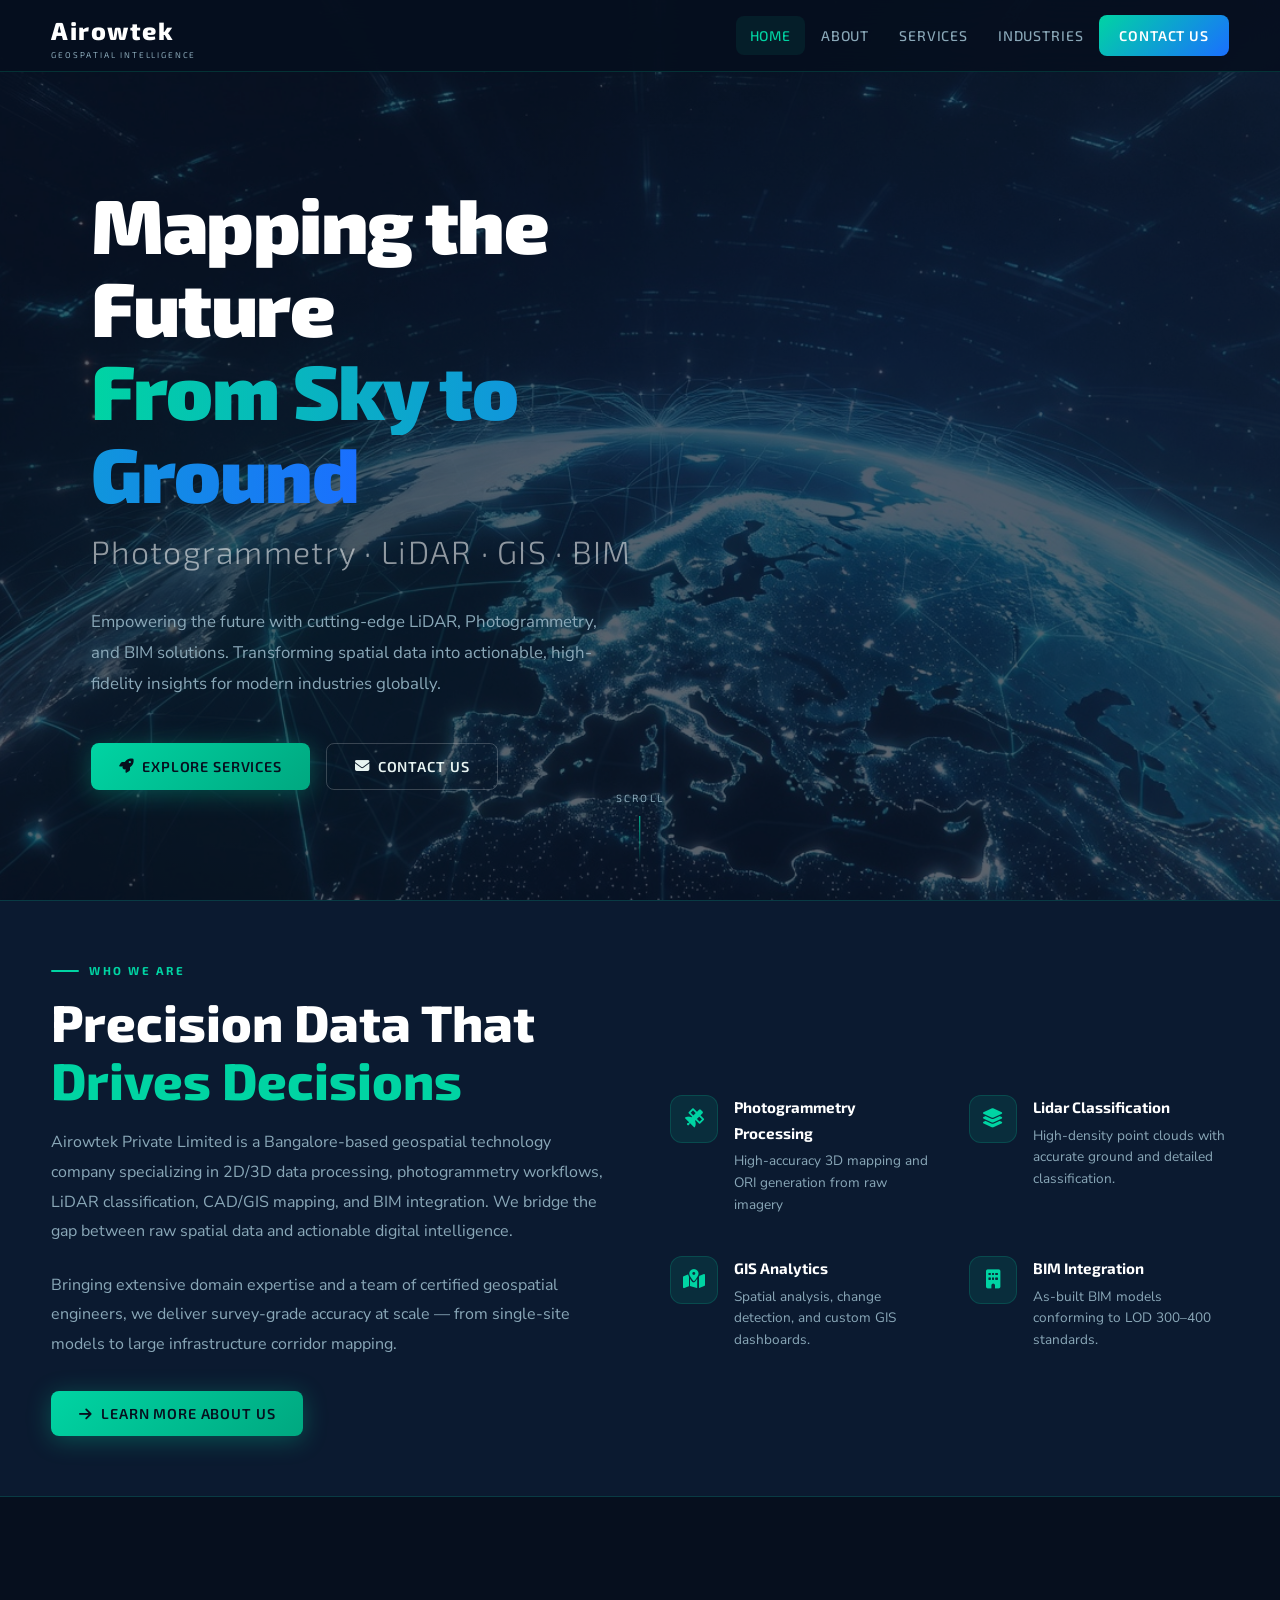
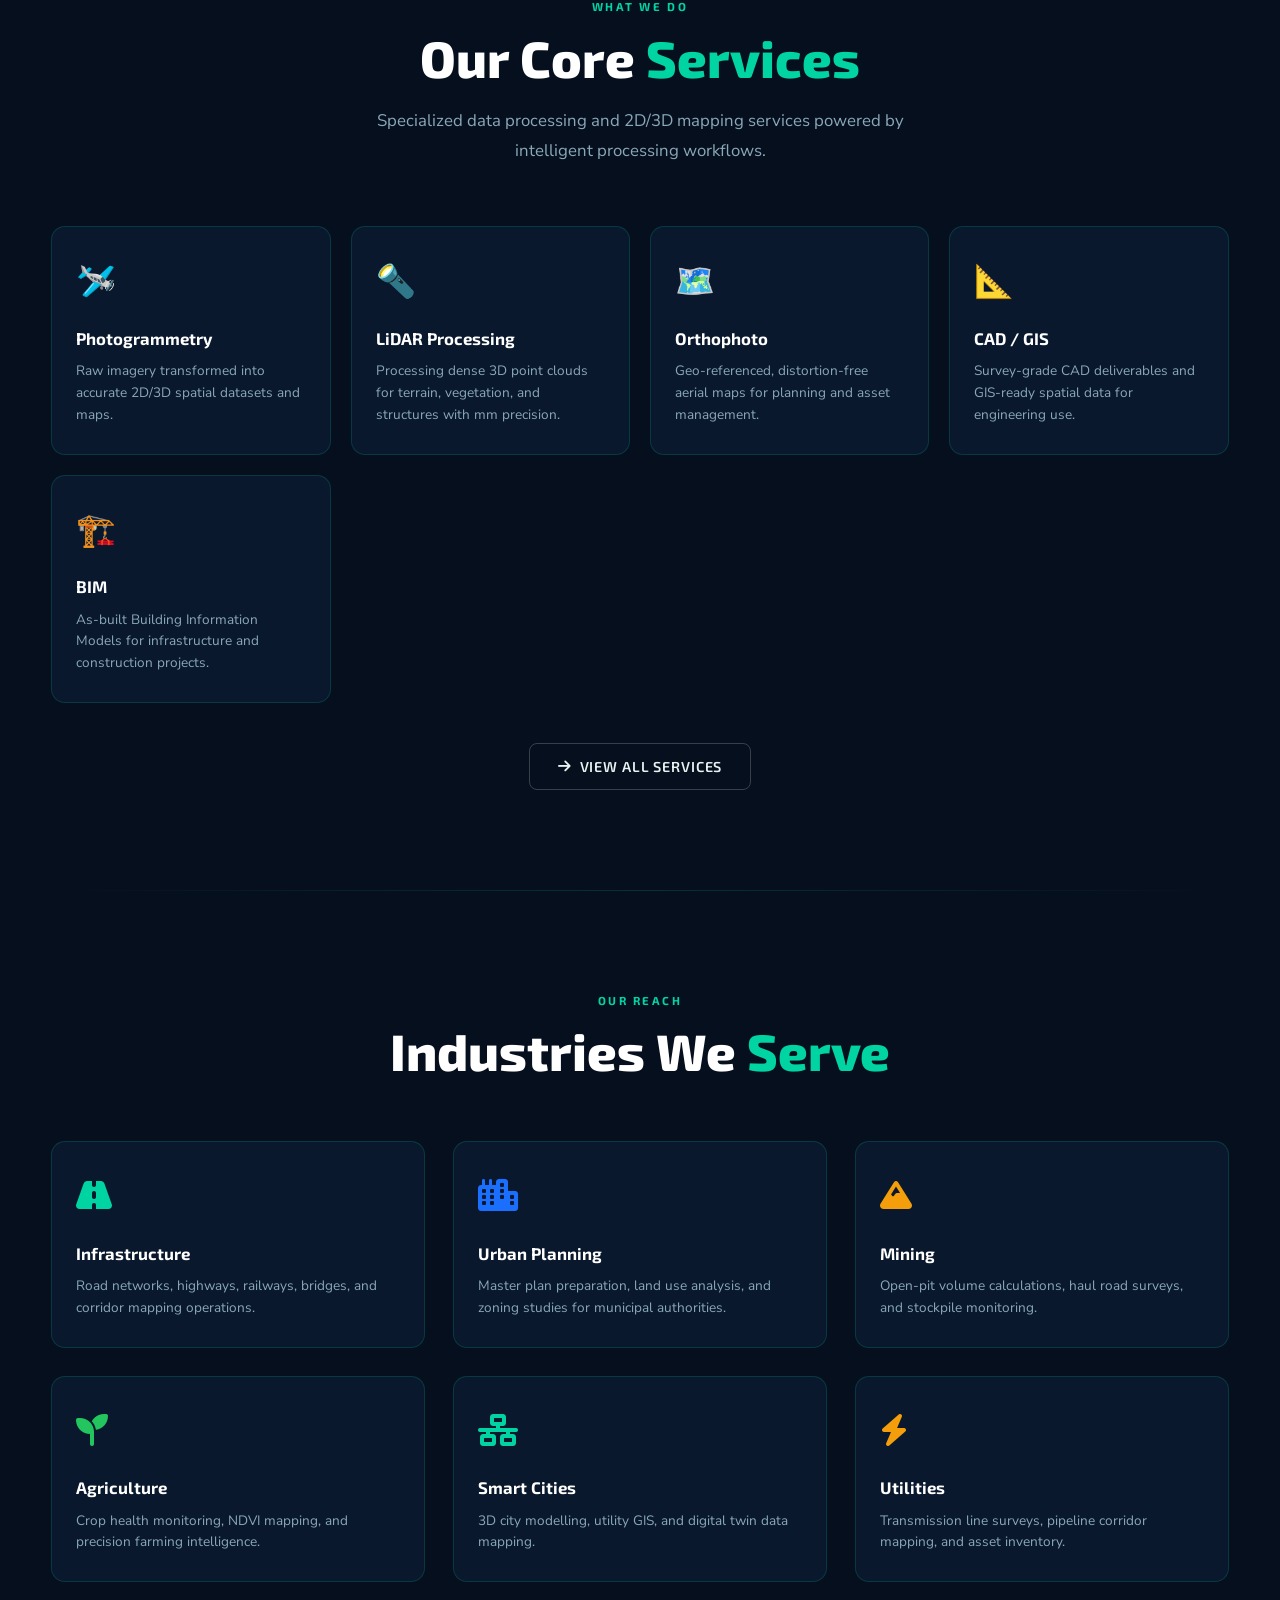
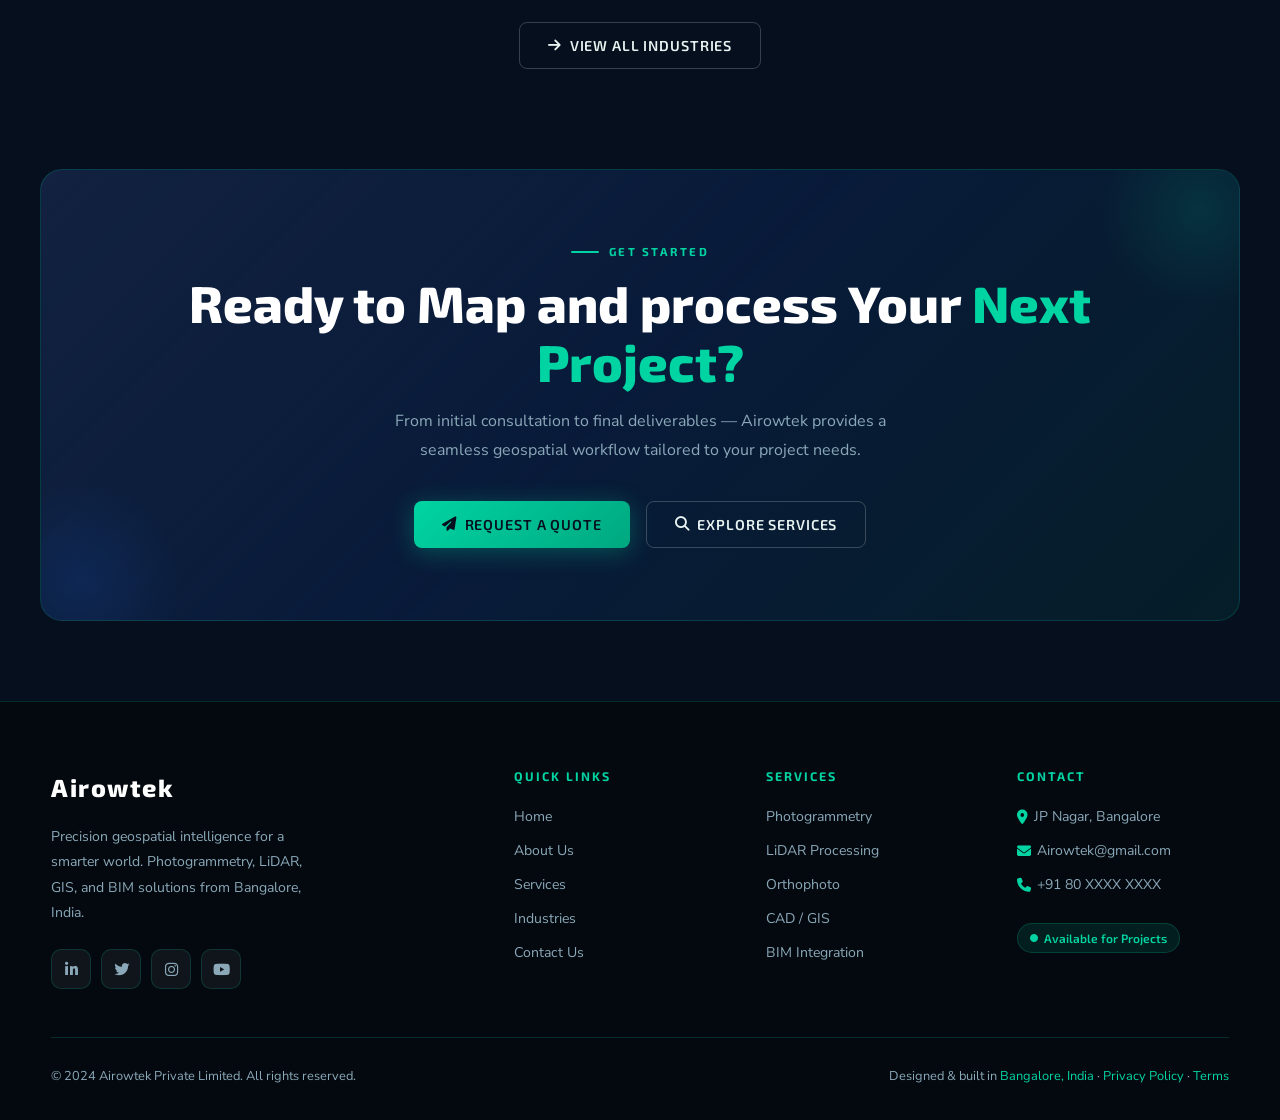
<file: index.html>
<!DOCTYPE html>
<html lang="en">

<head>
  <meta charset="UTF-8">
  <meta name="viewport" content="width=device-width, initial-scale=1.0">
  <title>Airowtek Private Limited – Precision Geospatial Solutions</title>
  <link rel="preconnect" href="https://fonts.googleapis.com">
  <link
    href="https://fonts.googleapis.com/css2?family=Exo+2:wght@300;400;500;600;700;800;900&family=Nunito+Sans:wght@300;400;600;700&display=swap"
    rel="stylesheet">
  <link href="https://fonts.googleapis.com/css2?family=Inter:wght@800&display=swap" rel="stylesheet">
  <link rel="stylesheet" href="https://cdnjs.cloudflare.com/ajax/libs/font-awesome/6.5.0/css/all.min.css">
  <link rel="stylesheet" href="style.css">
</head>

<body>

  <div class="toast" id="toast">✓ Message sent successfully!</div>
  <nav id="navbar">
    <div class="logo" href="index.html">
      <div>
        Airowtek
        <span class="logo-sub">Geospatial Intelligence</span>
      </div>
    </div>
    <div class="nav-links">
      <a href="index.html" id="nav-home" class="active">Home</a>
      <a href="about.html" id="nav-about">About</a>
      <a href="services.html" id="nav-services">Services</a>
      <a href="industries.html" id="nav-industries">Industries</a>
      <a href="contact.html" id="nav-contact" class="nav-cta">Contact Us</a>
    </div>
    <div class="hamburger" id="hamburger">
      <span></span><span></span><span></span>
    </div>
  </nav>
  <div class="mobile-menu" id="mobileMenu">
    <a onclick="showPage('home')">Home</a>
    <a onclick="showPage('about')">About</a>
    <a onclick="showPage('services')">Services</a>
    <a onclick="showPage('industries')">Industries</a>
    <a onclick="showPage('contact')">Contact Us</a>
  </div>

  <div class="page" id="home">
    <!-- HERO -->
    <section class="hero">
      <div class="hero-bg"
        style="background: url('asset/banner.jpg') center/cover no-repeat; opacity: 0.35; mix-blend-mode: screen;">
      </div>

      <div class="hero-content">
        <div style="max-width:640px">
          <!--  <div class="hero-eyebrow">
            <span></span>
            Precision Geospatial Intelligence
          </div> -->
          <h1 class="hero-title">
            Mapping the Future<br>
            <span class="highlight">From Sky to Ground</span>
          </h1>
          <p class="hero-subtitle">Photogrammetry · LiDAR · GIS · BIM</p>
          <p class="hero-desc">
            Empowering the future with cutting-edge LiDAR, Photogrammetry, and BIM solutions.
            Transforming spatial data into actionable, high-fidelity insights for modern industries globally.
          </p>
          <div class="hero-btns">
            <button class="btn btn-primary" onclick="window.location.href='services.html'">
              <i class="fas fa-rocket"></i> Explore Services
            </button>
            <button class="btn btn-outline" onclick="window.location.href='contact.html'">
              <i class="fas fa-envelope"></i> Contact Us
            </button>
          </div>
          <!-- <div class="hero-stats">
            <div class="stat-card">
              <div class="num">500+</div>
              <div class="label">Projects Delivered</div>
            </div>
            <div class="stat-card">
              <div class="num">15+</div>
              <div class="label">Industry Sectors</div>
            </div>
            <div class="stat-card">
              <div class="num">99.8%</div>
              <div class="label">Accuracy Rate</div>
            </div>
            <div class="stat-card">
              <div class="num">8+</div>
              <div class="label">Years of Expertise</div>
            </div> -->
        </div>
      </div>
  </div>

  <div class="scroll-indicator" onclick="document.getElementById('intro').scrollIntoView()">Scroll</div>
  </section>

  <!-- INTRO -->
  <section class="intro-strip" id="intro">
    <div class="intro-inner">
      <div style="display:grid;grid-template-columns:1fr 1fr;gap:60px;align-items:center">
        <div>
          <div class="section-tag">Who We Are</div>
          <h2 class="section-title">Precision Data That <span>Drives Decisions</span></h2>
          <p style="color:var(--text-muted);line-height:1.85;margin-bottom:24px">
            Airowtek Private Limited is a Bangalore-based geospatial technology company specializing in 2D/3D data
            processing,
            photogrammetry workflows, LiDAR classification, CAD/GIS mapping, and BIM integration. We bridge the gap
            between raw spatial data and actionable digital intelligence.
          </p>
          <p style="color:var(--text-muted);line-height:1.85;margin-bottom:32px">
            Bringing extensive domain expertise and a team of certified geospatial engineers, we deliver survey-grade
            accuracy at scale — from single-site models to large infrastructure corridor mapping.
          </p>
          <button class="btn btn-primary" onclick="window.location.href='about.html'"><i class="fas fa-arrow-right"></i>
            Learn More About Us</button>
        </div>
        <div>
          <div class="feature-row">
            <div class="feature-item">
              <div class="feat-icon"><i class="fas fa-satellite"></i></div>
              <div class="feat-text">
                <h4>Photogrammetry Processing</h4>
                <p>High-accuracy 3D mapping and ORI generation from raw imagery</p>
              </div>
            </div>
            <div class="feature-item">
              <div class="feat-icon"><i class="fas fa-layer-group"></i></div>
              <div class="feat-text">
                <h4>Lidar Classification</h4>
                <p>High-density point clouds with accurate ground and detailed classification.</p>
              </div>
            </div>
            <div class="feature-item">
              <div class="feat-icon"><i class="fas fa-map-marked-alt"></i></div>
              <div class="feat-text">
                <h4>GIS Analytics</h4>
                <p>Spatial analysis, change detection, and custom GIS dashboards.</p>
              </div>
            </div>
            <div class="feature-item">
              <div class="feat-icon"><i class="fas fa-building"></i></div>
              <div class="feat-text">
                <h4>BIM Integration</h4>
                <p>As-built BIM models conforming to LOD 300–400 standards.</p>
              </div>
            </div>
          </div>
        </div>
      </div>
    </div>
  </section>

  <!-- SERVICES PREVIEW -->
  <section class="section">
    <div style="max-width:1200px;margin:0 auto">
      <div class="section-header text-center">
        <div class="section-tag">What We Do</div>
        <h2 class="section-title">Our Core <span>Services</span></h2>
        <p class="section-lead">Specialized data processing and 2D/3D mapping services powered by intelligent
          processing workflows.</p>
      </div>
      <div class="services-preview-grid">
        <div class="srv-card" onclick="window.location.href='services.html'">
          <div class="srv-icon">🛩️</div>
          <h3>Photogrammetry</h3>
          <p>Raw imagery transformed into accurate 2D/3D spatial datasets and maps.</p>
        </div>
        <div class="srv-card" onclick="window.location.href='services.html'">
          <div class="srv-icon">🔦</div>
          <h3>LiDAR Processing</h3>
          <p>Processing dense 3D point clouds for terrain, vegetation, and structures with mm precision.</p>
        </div>
        <div class="srv-card" onclick="window.location.href='services.html'">
          <div class="srv-icon">🗺️</div>
          <h3>Orthophoto</h3>
          <p>Geo-referenced, distortion-free aerial maps for planning and asset management.</p>
        </div>
        <div class="srv-card" onclick="window.location.href='services.html'">
          <div class="srv-icon">📐</div>
          <h3>CAD / GIS</h3>
          <p>Survey-grade CAD deliverables and GIS-ready spatial data for engineering use.</p>
        </div>
        <div class="srv-card" onclick="window.location.href='services.html'">
          <div class="srv-icon">🏗️</div>
          <h3>BIM</h3>
          <p>As-built Building Information Models for infrastructure and construction projects.</p>
        </div>
      </div>
      <div style="text-align:center;margin-top:40px">
        <button class="btn btn-outline" onclick="window.location.href='services.html'"><i
            class="fas fa-arrow-right"></i> View All Services</button>
      </div>
    </div>
  </section>

  <div class="divider"></div>

  <!-- INDUSTRIES PREVIEW -->
  <section class="section">
    <div style="max-width:1200px;margin:0 auto">
      <div class="section-header text-center">
        <div class="section-tag">Our Reach</div>
        <h2 class="section-title">Industries We <span>Serve</span></h2>
      </div>
      <div class="grid-3">
        <div class="srv-card" onclick="window.location.href='industries.html'">
          <div class="srv-icon" style="color:var(--green-primary)"><i class="fas fa-road"></i></div>
          <h3>Infrastructure</h3>
          <p>Road networks, highways, railways, bridges, and corridor mapping operations.</p>
        </div>
        <div class="srv-card" onclick="window.location.href='industries.html'">
          <div class="srv-icon" style="color:var(--blue-primary)"><i class="fas fa-city"></i></div>
          <h3>Urban Planning</h3>
          <p>Master plan preparation, land use analysis, and zoning studies for municipal authorities.</p>
        </div>
        <div class="srv-card" onclick="window.location.href='industries.html'">
          <div class="srv-icon" style="color:#f59e0b"><i class="fas fa-mountain"></i></div>
          <h3>Mining</h3>
          <p>Open-pit volume calculations, haul road surveys, and stockpile monitoring.</p>
        </div>
        <div class="srv-card" onclick="window.location.href='industries.html'">
          <div class="srv-icon" style="color:#22c55e"><i class="fas fa-seedling"></i></div>
          <h3>Agriculture</h3>
          <p>Crop health monitoring, NDVI mapping, and precision farming intelligence.</p>
        </div>
        <div class="srv-card" onclick="window.location.href='industries.html'">
          <div class="srv-icon" style="color:var(--green-primary)"><i class="fas fa-network-wired"></i></div>
          <h3>Smart Cities</h3>
          <p>3D city modelling, utility GIS, and digital twin data mapping.</p>
        </div>
        <div class="srv-card" onclick="window.location.href='industries.html'">
          <div class="srv-icon" style="color:#f59e0b"><i class="fas fa-bolt"></i></div>
          <h3>Utilities</h3>
          <p>Transmission line surveys, pipeline corridor mapping, and asset inventory.</p>
        </div>
      </div>
      <div style="text-align:center;margin-top:40px">
        <button class="btn btn-outline" onclick="window.location.href='industries.html'"><i
            class="fas fa-arrow-right"></i> View All Industries</button>
      </div>
    </div>
  </section>

  <!-- CTA SECTION -->
  <div class="cta-section" style="max-width:1200px;margin:0 auto 80px">
    <div class="section-tag" style="justify-content:center;margin-bottom:12px">Get Started</div>
    <h2 class="section-title" style="margin-bottom:16px">Ready to Map and process Your <span>Next Project?</span></h2>
    <p style="color:var(--text-muted);max-width:520px;margin:0 auto 36px;line-height:1.8">From initial consultation to
      final deliverables — Airowtek provides a seamless geospatial workflow tailored to your project needs.</p>
    <div style="display:flex;gap:16px;justify-content:center;flex-wrap:wrap">
      <button class="btn btn-primary" onclick="window.location.href='contact.html'"><i class="fas fa-paper-plane"></i>
        Request a Quote</button>
      <button class="btn btn-outline" onclick="window.location.href='services.html'"><i class="fas fa-search"></i>
        Explore Services</button>
    </div>
  </div>
  <footer>
      <div class="footer-grid">
        <div class="footer-brand">
          <div class="logo" style="cursor:default">
            Airowtek
          </div>
          <p>Precision geospatial intelligence for a smarter world. Photogrammetry, LiDAR, GIS, and BIM solutions from
            Bangalore, India.</p>
          <div class="footer-social">
            <a class="social-btn" href="#"><i class="fab fa-linkedin-in"></i></a>
            <a class="social-btn" href="#"><i class="fab fa-twitter"></i></a>
            <a class="social-btn" href="#"><i class="fab fa-instagram"></i></a>
            <a class="social-btn" href="#"><i class="fab fa-youtube"></i></a>
          </div>
        </div>
        <div class="footer-col">
          <h4>Quick Links</h4>
          <ul>
            <li><a href="index.html">Home</a></li>
            <li><a href="about.html">About Us</a></li>
            <li><a href="services.html">Services</a></li>
            <li><a href="industries.html">Industries</a></li>
            <li><a href="contact.html">Contact Us</a></li>
          </ul>
        </div>
        <div class="footer-col">
          <h4>Services</h4>
          <ul>
            <li>Photogrammetry</li>
            <li>LiDAR Processing</li>
            <li>Orthophoto</li>
            <li>CAD / GIS</li>
            <li>BIM Integration</li>
          </ul>
        </div>
        <div class="footer-col">
          <h4>Contact</h4>
          <ul>
            <li><i class="fas fa-map-marker-alt" style="color:var(--green-primary)"></i> JP Nagar, Bangalore</li>
            <li><i class="fas fa-envelope" style="color:var(--green-primary)"></i> Airowtek@gmail.com</li>
            <li><i class="fas fa-phone" style="color:var(--green-primary)"></i> +91 80 XXXX XXXX</li>
            <li style="margin-top:16px"><span class="pill-green"><i class="fas fa-circle" style="font-size:0.5rem"></i>
                Available for Projects</span></li>
          </ul>
        </div>
      </div>
      <div class="footer-bottom">
        <p>© 2024 Airowtek Private Limited. All rights reserved.</p>
        <p>Designed & built in <span style="color:var(--green-primary)">Bangalore, India</span> · <a href="#">Privacy
            Policy</a> · <a href="#">Terms</a></p>
      </div>
    </footer>
  </div>

  

  <script src="script.js"></script>
</body>

</html>
</file>
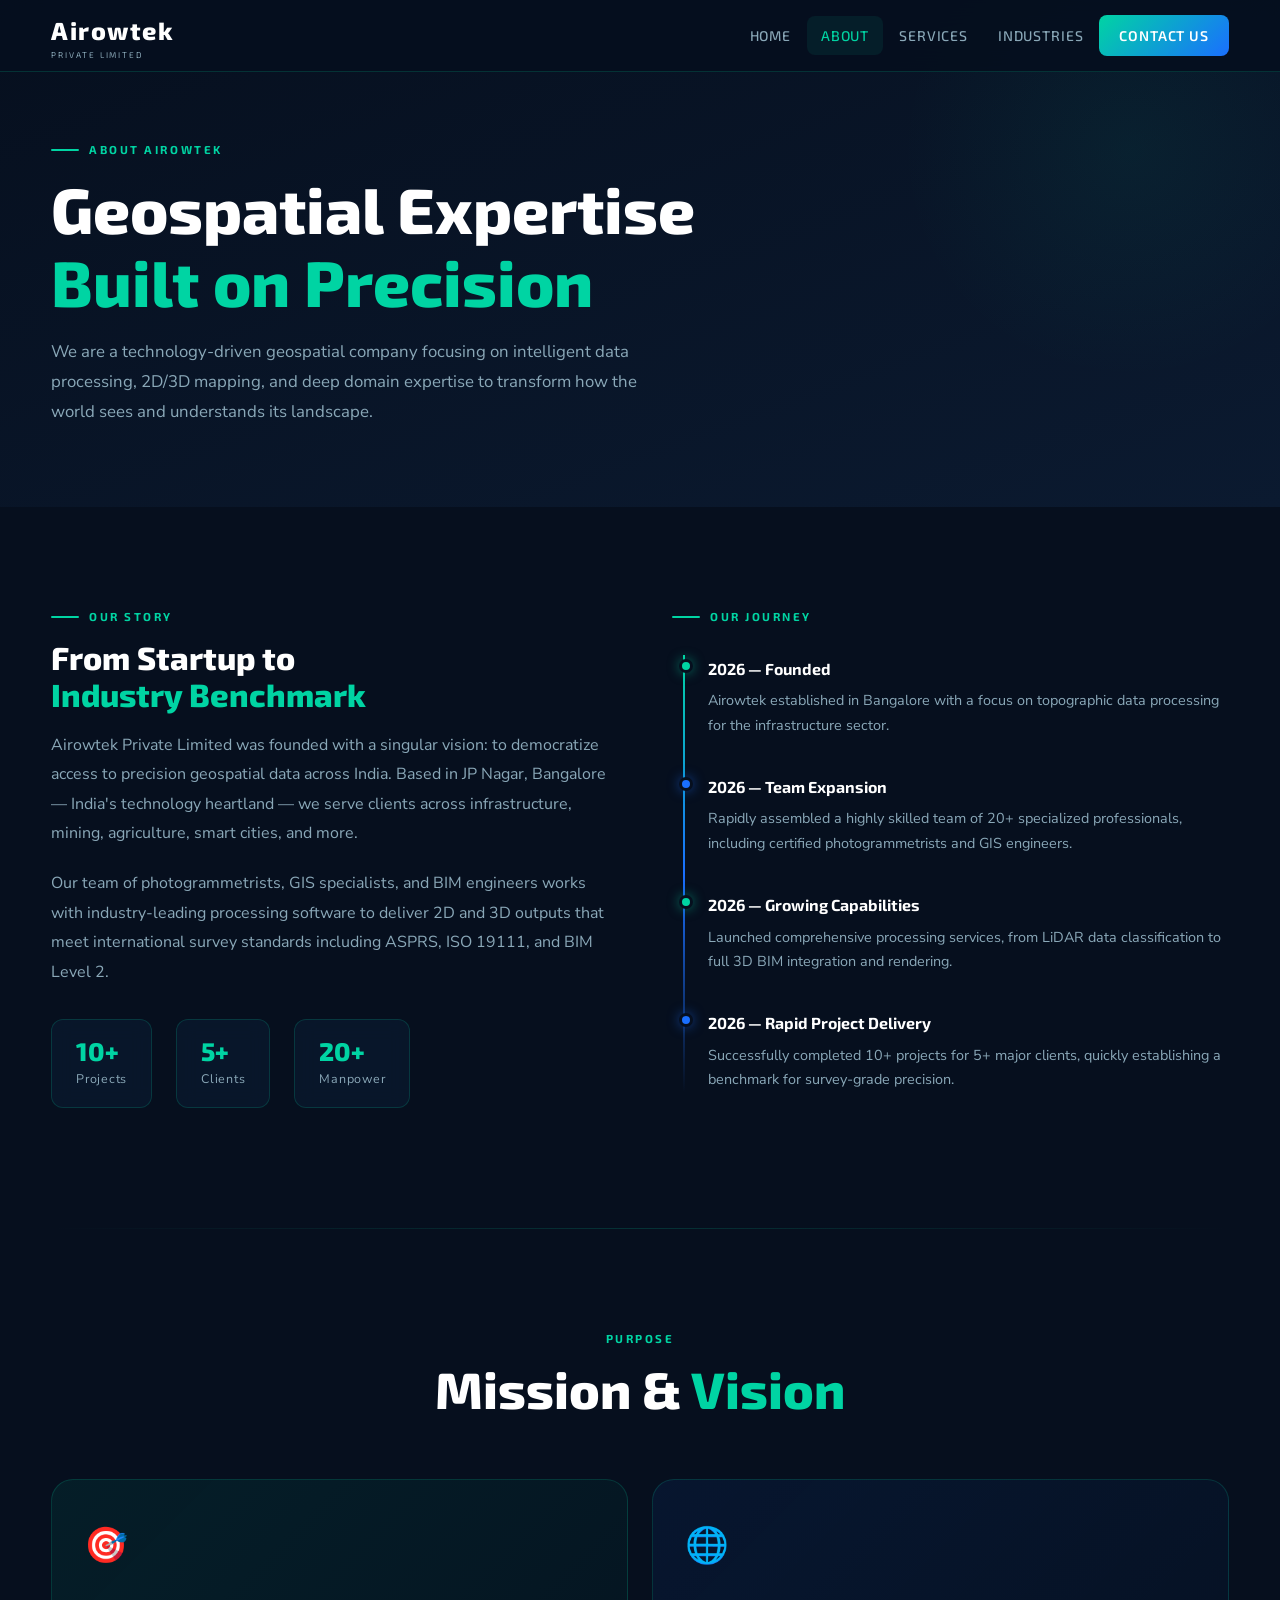
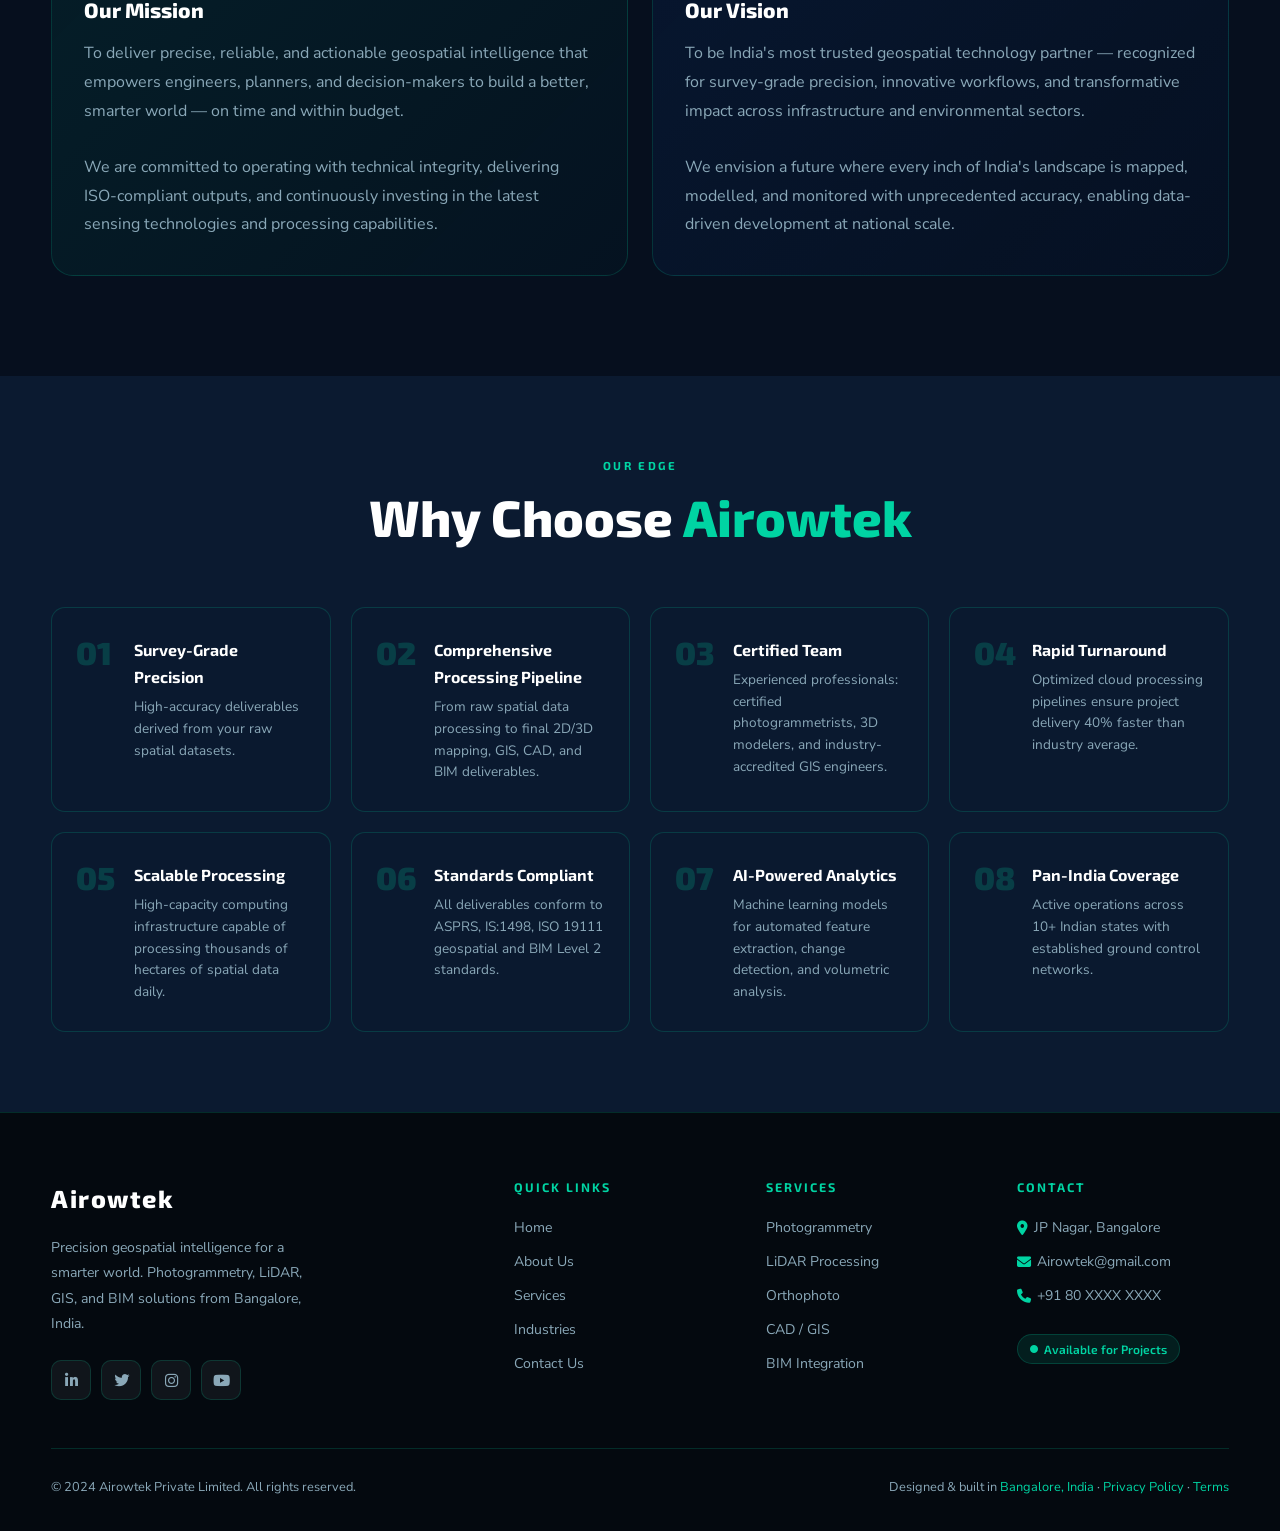
<file: about.html>
<!DOCTYPE html>
<html lang="en">
<head>
<meta charset="UTF-8">
<meta name="viewport" content="width=device-width, initial-scale=1.0">
<title>Airowtek Private Limited – Precision Geospatial Solutions</title>
<link rel="preconnect" href="https://fonts.googleapis.com">
<link href="https://fonts.googleapis.com/css2?family=Exo+2:wght@300;400;500;600;700;800;900&family=Nunito+Sans:wght@300;400;600;700&display=swap" rel="stylesheet">
<link href="https://fonts.googleapis.com/css2?family=Inter:wght@800&display=swap" rel="stylesheet">
<link rel="stylesheet" href="https://cdnjs.cloudflare.com/ajax/libs/font-awesome/6.5.0/css/all.min.css">
<link rel="stylesheet" href="style.css">
</head>
<body>

<div class="toast" id="toast">✓ Message sent successfully!</div>
<nav id="navbar">
  <div class="logo" href="index.html">
    <div>
      Airowtek
      <span class="logo-sub">Private Limited</span>
    </div>
  </div>
  <div class="nav-links">
    <a href="index.html" id="nav-home" class="active">Home</a>
    <a href="about.html" id="nav-about">About</a>
    <a href="services.html" id="nav-services">Services</a>
    <a href="industries.html" id="nav-industries">Industries</a>
    <a href="contact.html" id="nav-contact" class="nav-cta">Contact Us</a>
  </div>
  <div class="hamburger"  id="hamburger">
    <span></span><span></span><span></span>
  </div>
</nav>
<div class="mobile-menu" id="mobileMenu">
  <a onclick="showPage('home')">Home</a>
  <a onclick="showPage('about')">About</a>
  <a onclick="showPage('services')">Services</a>
  <a onclick="showPage('industries')">Industries</a>
  <a onclick="showPage('contact')">Contact Us</a>
</div>

<div class="page" id="about">
<section class="about-hero">
    <div style="max-width:1200px;margin:0 auto">
      <div class="section-tag">About Airowtek</div>
      <h1 class="section-title" style="font-size:clamp(2.2rem,5vw,4rem)">Geospatial Expertise<br><span>Built on Precision</span></h1>
      <p class="section-lead" style="max-width:620px">We are a technology-driven geospatial company focusing on intelligent data processing, 2D/3D mapping, and deep domain expertise to transform how the world sees and understands its landscape.</p>
    </div>
  </section>

  <!-- Company Overview -->
  <section class="section">
    <div style="max-width:1200px;margin:0 auto;display:grid;grid-template-columns:1fr 1fr;gap:64px;align-items:start">
      <div>
        <div class="section-tag">Our Story</div>
        <h2 class="section-title" style="font-size:2rem">From Startup to<br><span>Industry Benchmark</span></h2>
        <p style="color:var(--text-muted);line-height:1.85;margin-bottom:20px">
          Airowtek Private Limited was founded with a singular vision: to democratize access to precision geospatial data across India. Based in JP Nagar, Bangalore — India's technology heartland — we serve clients across infrastructure, mining, agriculture, smart cities, and more.
        </p>
        <p style="color:var(--text-muted);line-height:1.85;margin-bottom:32px">
          Our team of photogrammetrists, GIS specialists, and BIM engineers works with industry-leading processing software to deliver 2D and 3D outputs that meet international survey standards including ASPRS, ISO 19111, and BIM Level 2.
        </p>
        <div style="display:flex;gap:24px;flex-wrap:wrap">
          <div class="stat-card"><div class="num" style="font-size:1.6rem">10+</div><div class="label">Projects</div></div>
          <div class="stat-card"><div class="num" style="font-size:1.6rem">5+</div><div class="label">Clients</div></div>
          <div class="stat-card"><div class="num" style="font-size:1.6rem">20+</div><div class="label">Manpower</div></div>
        </div>
      </div>
      <div>
        <div class="section-tag" style="margin-bottom:28px">Our Journey</div>
        <div class="timeline">
          <div class="tl-item">
            <div class="tl-dot"></div>
            <h4>2026 — Founded</h4>
            <p>Airowtek established in Bangalore with a focus on topographic data processing for the infrastructure sector.</p>
          </div>
          <div class="tl-item">
            <div class="tl-dot" style="background:var(--blue-primary);box-shadow:0 0 12px rgba(26,111,255,0.5)"></div>
            <h4>2026 — Team Expansion</h4>
            <p>Rapidly assembled a highly skilled team of 20+ specialized professionals, including certified photogrammetrists and GIS engineers.</p>
          </div>
          <div class="tl-item">
            <div class="tl-dot"></div>
            <h4>2026 — Growing Capabilities</h4>
            <p>Launched comprehensive processing services, from LiDAR data classification to full 3D BIM integration and rendering.</p>
          </div>
          <div class="tl-item">
            <div class="tl-dot" style="background:var(--blue-primary);box-shadow:0 0 12px rgba(26,111,255,0.5)"></div>
            <h4>2026 — Rapid Project Delivery</h4>
            <p>Successfully completed 10+ projects for 5+ major clients, quickly establishing a benchmark for survey-grade precision.</p>
          </div>
        </div>
      </div>
    </div>
  </section>

  <div class="divider"></div>

  <!-- Mission & Vision -->
  <section class="section">
    <div style="max-width:1200px;margin:0 auto">
      <div class="section-header text-center">
        <div class="section-tag">Purpose</div>
        <h2 class="section-title">Mission & <span>Vision</span></h2>
      </div>
      <div class="mv-grid">
        <div class="mv-card mission">
          <div class="mv-icon">🎯</div>
          <h3>Our Mission</h3>
          <p>To deliver precise, reliable, and actionable geospatial intelligence that empowers engineers, planners, and decision-makers to build a better, smarter world — on time and within budget.</p>
          <br><p>We are committed to operating with technical integrity, delivering ISO-compliant outputs, and continuously investing in the latest sensing technologies and processing capabilities.</p>
        </div>
        <div class="mv-card vision">
          <div class="mv-icon">🌐</div>
          <h3>Our Vision</h3>
          <p>To be India's most trusted geospatial technology partner — recognized for survey-grade precision, innovative workflows, and transformative impact across infrastructure and environmental sectors.</p>
          <br><p>We envision a future where every inch of India's landscape is mapped, modelled, and monitored with unprecedented accuracy, enabling data-driven development at national scale.</p>
        </div>
      </div>
    </div>
  </section>

  <!-- Why Choose Us -->
  <section class="section" style="background:var(--navy-mid);padding:80px 4%">
    <div style="max-width:1200px;margin:0 auto">
      <div class="section-header text-center">
        <div class="section-tag">Our Edge</div>
        <h2 class="section-title">Why Choose <span>Airowtek</span></h2>
      </div>
      <div class="why-grid">
        <div class="why-item"><div class="why-num">01</div><div><h4>Survey-Grade Precision</h4><p>High-accuracy deliverables derived from your raw spatial datasets.</p></div></div>
        <div class="why-item"><div class="why-num">02</div><div><h4>Comprehensive Processing Pipeline</h4><p>From raw spatial data processing to final 2D/3D mapping, GIS, CAD, and BIM deliverables.</p></div></div>
        <div class="why-item"><div class="why-num">03</div><div><h4>Certified Team</h4><p>Experienced professionals: certified photogrammetrists, 3D modelers, and industry-accredited GIS engineers.</p></div></div>
        <div class="why-item"><div class="why-num">04</div><div><h4>Rapid Turnaround</h4><p>Optimized cloud processing pipelines ensure project delivery 40% faster than industry average.</p></div></div>
        <div class="why-item"><div class="why-num">05</div><div><h4>Scalable Processing</h4><p>High-capacity computing infrastructure capable of processing thousands of hectares of spatial data daily.</p></div></div>
        <div class="why-item"><div class="why-num">06</div><div><h4>Standards Compliant</h4><p>All deliverables conform to ASPRS, IS:1498, ISO 19111 geospatial and BIM Level 2 standards.</p></div></div>
        <div class="why-item"><div class="why-num">07</div><div><h4>AI-Powered Analytics</h4><p>Machine learning models for automated feature extraction, change detection, and volumetric analysis.</p></div></div>
        <div class="why-item"><div class="why-num">08</div><div><h4>Pan-India Coverage</h4><p>Active operations across 10+ Indian states with established ground control networks.</p></div></div>
      </div>
    </div>
  </section>
<footer>
    <div class="footer-grid">
      <div class="footer-brand">
        <div class="logo" style="cursor:default">
          Airowtek
        </div>
        <p>Precision geospatial intelligence for a smarter world. Photogrammetry, LiDAR, GIS, and BIM solutions from Bangalore, India.</p>
        <div class="footer-social">
          <a class="social-btn" href="#"><i class="fab fa-linkedin-in"></i></a>
          <a class="social-btn" href="#"><i class="fab fa-twitter"></i></a>
          <a class="social-btn" href="#"><i class="fab fa-instagram"></i></a>
          <a class="social-btn" href="#"><i class="fab fa-youtube"></i></a>
        </div>
      </div>
      <div class="footer-col">
        <h4>Quick Links</h4>
        <ul>
          <li><a href="index.html">Home</a></li>
          <li><a href="about.html">About Us</a></li>
          <li><a href="services.html">Services</a></li>
          <li><a href="industries.html">Industries</a></li>
          <li><a href="contact.html">Contact Us</a></li>
        </ul>
      </div>
      <div class="footer-col">
          <h4>Services</h4>
          <ul>
            <li>Photogrammetry</li>
            <li>LiDAR Processing</li>
            <li>Orthophoto</li>
          <li>CAD / GIS</li>
          <li>BIM Integration</li>
        </ul>
      </div>
      <div class="footer-col">
        <h4>Contact</h4>
        <ul>
          <li><i class="fas fa-map-marker-alt" style="color:var(--green-primary)"></i> JP Nagar, Bangalore</li>
          <li><i class="fas fa-envelope" style="color:var(--green-primary)"></i> Airowtek@gmail.com</li>
          <li><i class="fas fa-phone" style="color:var(--green-primary)"></i> +91 80 XXXX XXXX</li>
          <li style="margin-top:16px"><span class="pill-green"><i class="fas fa-circle" style="font-size:0.5rem"></i> Available for Projects</span></li>
        </ul>
      </div>
    </div>
    <div class="footer-bottom">
      <p>© 2024 Airowtek Private Limited. All rights reserved.</p>
      <p>Designed & built in <span style="color:var(--green-primary)">Bangalore, India</span> · <a href="#">Privacy Policy</a> · <a href="#">Terms</a></p>
    </div>
  </footer>
</div>



<script src="script.js"></script>
</body>
</html>
</file>
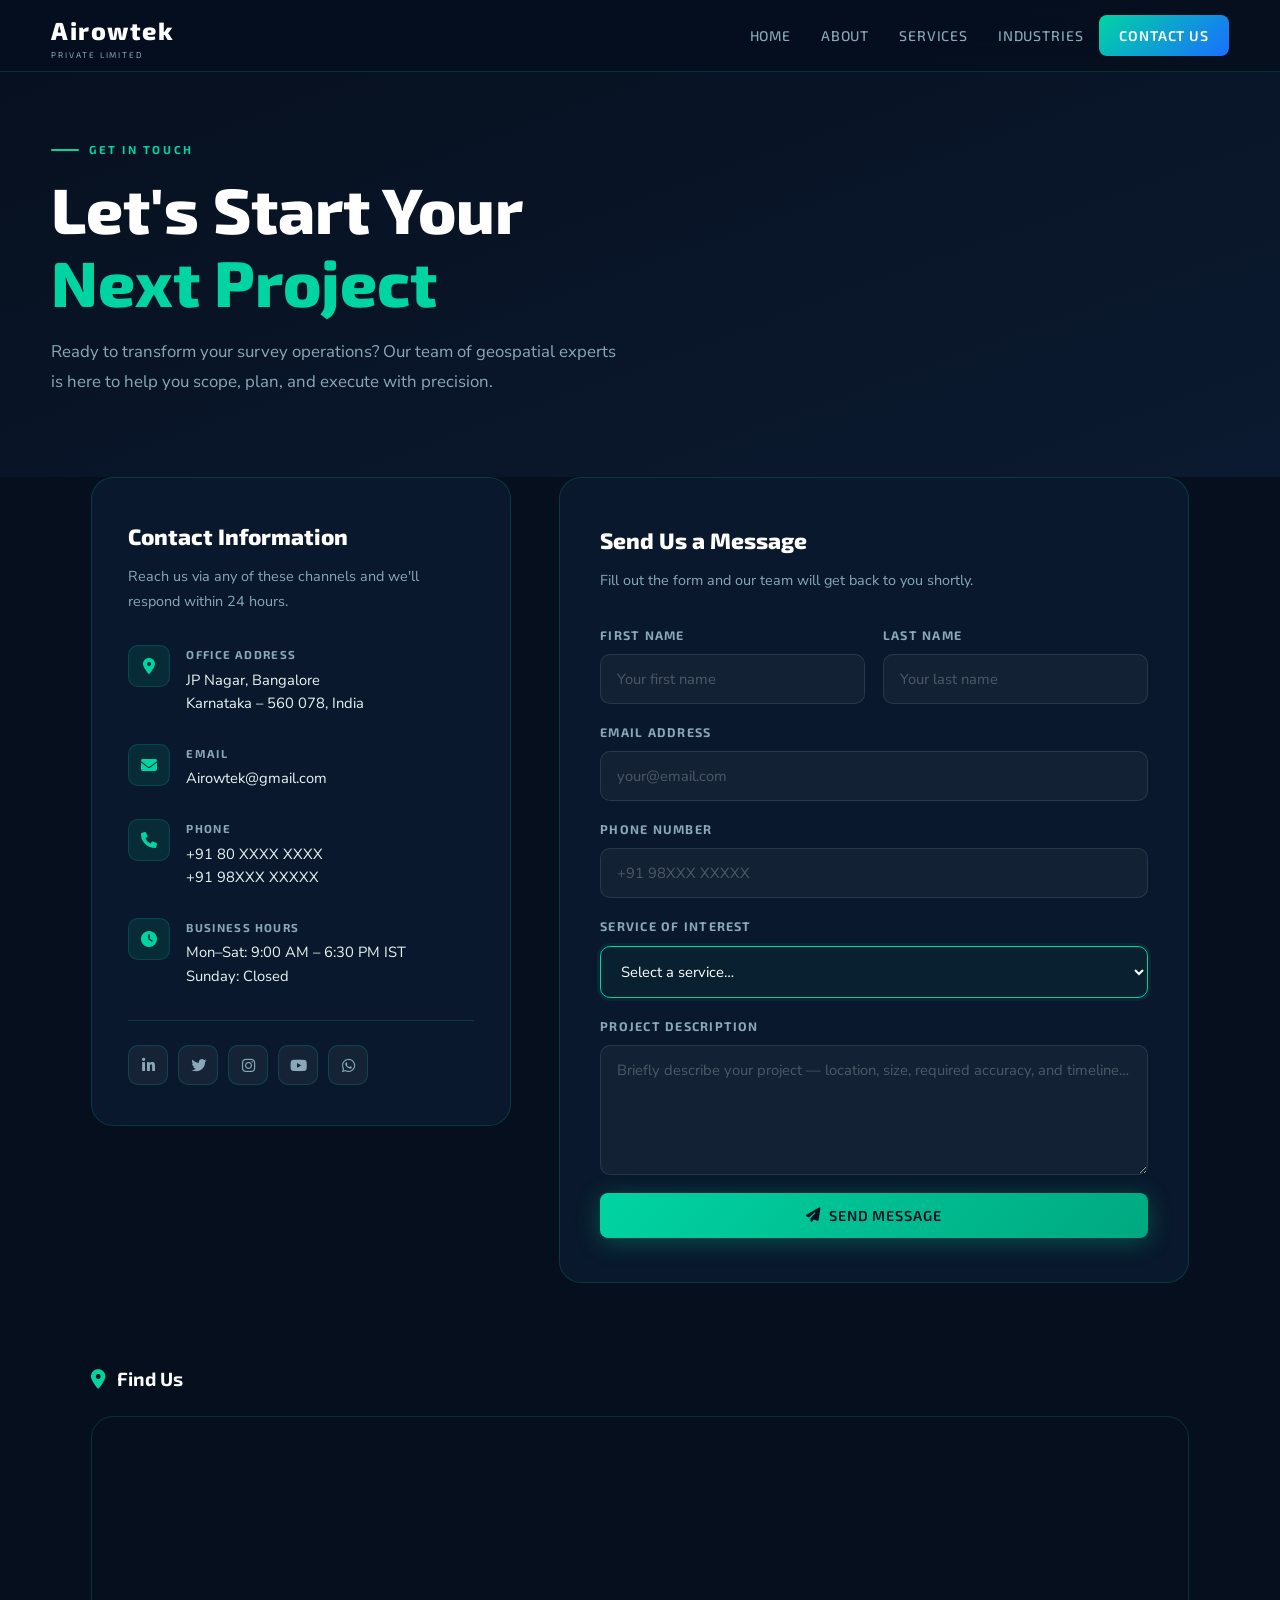
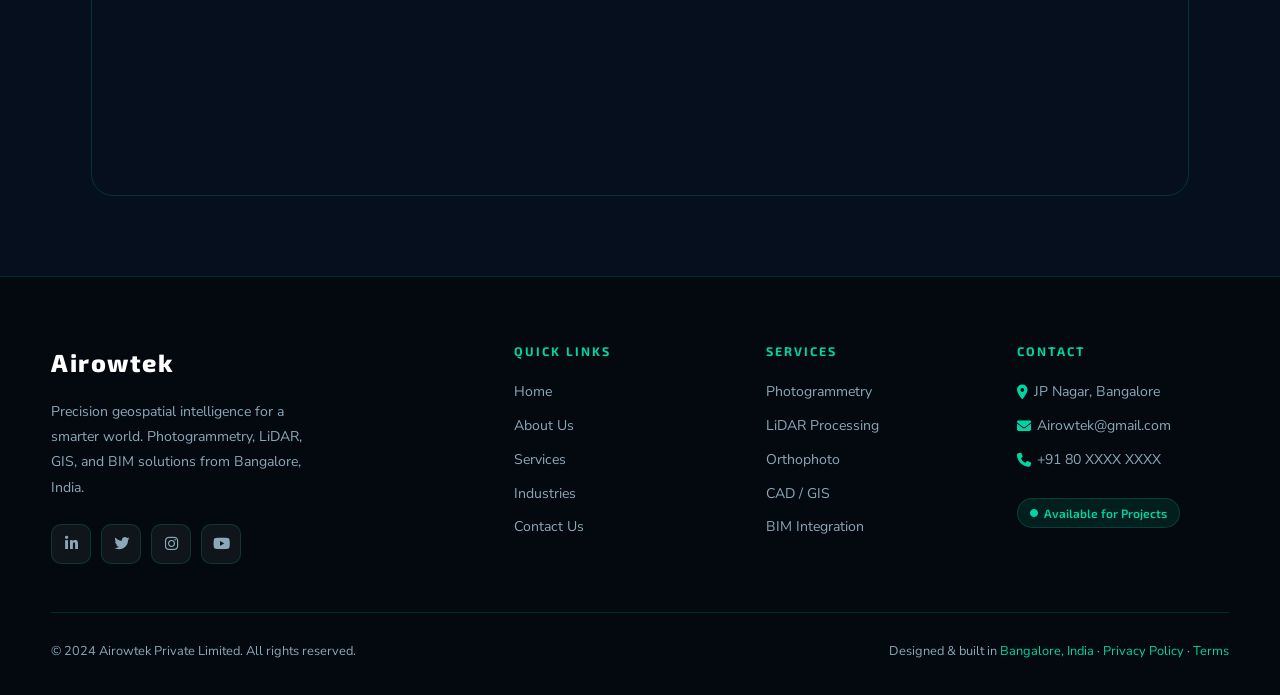
<file: contact.html>
<!DOCTYPE html>
<html lang="en">
<head>
<meta charset="UTF-8">
<meta name="viewport" content="width=device-width, initial-scale=1.0">
<title>Airowtek Private Limited – Precision Geospatial Solutions</title>
<link rel="preconnect" href="https://fonts.googleapis.com">
<link href="https://fonts.googleapis.com/css2?family=Exo+2:wght@300;400;500;600;700;800;900&family=Nunito+Sans:wght@300;400;600;700&display=swap" rel="stylesheet">
<link href="https://fonts.googleapis.com/css2?family=Inter:wght@800&display=swap" rel="stylesheet">
<link rel="stylesheet" href="https://cdnjs.cloudflare.com/ajax/libs/font-awesome/6.5.0/css/all.min.css">
<link rel="stylesheet" href="style.css">
</head>
<body>

<div class="toast" id="toast">✓ Message sent successfully!</div>
<nav id="navbar">
  <div class="logo" href="index.html">
    <div>
      Airowtek
      <span class="logo-sub">Private Limited</span>
    </div>
  </div>
  <div class="nav-links">
    <a href="index.html" id="nav-home" class="active">Home</a>
    <a href="about.html" id="nav-about">About</a>
    <a href="services.html" id="nav-services">Services</a>
    <a href="industries.html" id="nav-industries">Industries</a>
    <a href="contact.html" id="nav-contact" class="nav-cta">Contact Us</a>
  </div>
  <div class="hamburger"  id="hamburger">
    <span></span><span></span><span></span>
  </div>
</nav>
<div class="mobile-menu" id="mobileMenu">
  <a onclick="showPage('home')">Home</a>
  <a onclick="showPage('about')">About</a>
  <a onclick="showPage('services')">Services</a>
  <a onclick="showPage('industries')">Industries</a>
  <a onclick="showPage('contact')">Contact Us</a>
</div>

<div class="page" id="contact">
<section class="contact-hero">
    <div style="max-width:1200px;margin:0 auto">
      <div class="section-tag">Get in Touch</div>
      <h1 class="section-title" style="font-size:clamp(2.2rem,5vw,4rem)">Let's Start Your<br><span>Next Project</span></h1>
      <p class="section-lead">Ready to transform your survey operations? Our team of geospatial experts is here to help you scope, plan, and execute with precision.</p>
    </div>
  </section>

  <div class="contact-layout">
    <!-- Contact Info -->
    <div class="contact-info-card">
      <h3>Contact Information</h3>
      <p>Reach us via any of these channels and we'll respond within 24 hours.</p>

      <div class="contact-item">
        <div class="ci-icon"><i class="fas fa-map-marker-alt"></i></div>
        <div class="ci-text">
          <div class="ci-label">Office Address</div>
          <div class="ci-val">JP Nagar, Bangalore<br>Karnataka – 560 078, India</div>
        </div>
      </div>
      <div class="contact-item">
        <div class="ci-icon"><i class="fas fa-envelope"></i></div>
        <div class="ci-text">
          <div class="ci-label">Email</div>
          <div class="ci-val">Airowtek@gmail.com</div>
        </div>
      </div>
      <div class="contact-item">
        <div class="ci-icon"><i class="fas fa-phone"></i></div>
        <div class="ci-text">
          <div class="ci-label">Phone</div>
          <div class="ci-val">+91 80 XXXX XXXX<br>+91 98XXX XXXXX</div>
        </div>
      </div>
      <div class="contact-item">
        <div class="ci-icon"><i class="fas fa-clock"></i></div>
        <div class="ci-text">
          <div class="ci-label">Business Hours</div>
          <div class="ci-val">Mon–Sat: 9:00 AM – 6:30 PM IST<br>Sunday: Closed</div>
        </div>
      </div>

      <div class="social-row">
        <a class="social-btn" href="#" title="LinkedIn"><i class="fab fa-linkedin-in"></i></a>
        <a class="social-btn" href="#" title="Twitter"><i class="fab fa-twitter"></i></a>
        <a class="social-btn" href="#" title="Instagram"><i class="fab fa-instagram"></i></a>
        <a class="social-btn" href="#" title="YouTube"><i class="fab fa-youtube"></i></a>
        <a class="social-btn" href="#" title="WhatsApp"><i class="fab fa-whatsapp"></i></a>
      </div>
    </div>

    <!-- Contact Form -->
    <div class="contact-form-card">
      <h3>Send Us a Message</h3>
      <p>Fill out the form and our team will get back to you shortly.</p>
      <div class="form-row">
        <div class="form-group">
          <label>First Name</label>
          <input type="text" placeholder="Your first name" id="fname"/>
        </div>
        <div class="form-group">
          <label>Last Name</label>
          <input type="text" placeholder="Your last name" id="lname"/>
        </div>
      </div>
      <div class="form-group">
        <label>Email Address</label>
        <input type="email" placeholder="your@email.com" id="femail"/>
      </div>
      <div class="form-group">
        <label>Phone Number</label>
        <input type="tel" placeholder="+91 98XXX XXXXX" id="fphone"/>
      </div>
      <div class="form-group">
        <label>Service of Interest</label>
        <select id="fservice">
          <option value="">Select a service…</option>
          <option>Photogrammetry</option>
          <option>LiDAR Processing</option>
          <option>Orthophoto</option>
          <option>CAD / GIS</option>
          <option>BIM Integration</option>
          <option>Multiple Services</option>
          <option>General Inquiry</option>
        </select>
      </div>
      <div class="form-group">
        <label>Project Description</label>
        <textarea placeholder="Briefly describe your project — location, size, required accuracy, and timeline…" id="fmessage"></textarea>
      </div>
      <button class="btn btn-primary" style="width:100%;justify-content:center" onclick="submitForm()">
        <i class="fas fa-paper-plane"></i> Send Message
      </button>
    </div>
  </div>

  <!-- Google Maps -->
  <div class="map-wrap">
    <h3><i class="fas fa-map-marker-alt" style="color:var(--green-primary);margin-right:8px"></i> Find Us</h3>
    <div class="map-embed">
      <iframe
        src="https://www.google.com/maps/embed?pb=!1m18!1m12!1m3!1d15556.52456987654!2d77.57499!3d12.90807!2m3!1f0!2f0!3f0!3m2!1i1024!2i768!4f13.1!3m3!1m2!1s0x3bae1538f03d2d2f%3A0x5c4fd54ca5a12e19!2sJP+Nagar%2C+Bengaluru%2C+Karnataka!5e0!3m2!1sen!2sin!4v1680000000000!5m2!1sen!2sin"
        allowfullscreen loading="lazy" referrerpolicy="no-referrer-when-downgrade">
      </iframe>
    </div>
  </div>
<footer>
    <div class="footer-grid">
      <div class="footer-brand">
        <div class="logo" style="cursor:default">
          Airowtek
        </div>
        <p>Precision geospatial intelligence for a smarter world. Photogrammetry, LiDAR, GIS, and BIM solutions from Bangalore, India.</p>
        <div class="footer-social">
          <a class="social-btn" href="#"><i class="fab fa-linkedin-in"></i></a>
          <a class="social-btn" href="#"><i class="fab fa-twitter"></i></a>
          <a class="social-btn" href="#"><i class="fab fa-instagram"></i></a>
          <a class="social-btn" href="#"><i class="fab fa-youtube"></i></a>
        </div>
      </div>
      <div class="footer-col">
        <h4>Quick Links</h4>
        <ul>
          <li><a href="index.html">Home</a></li>
          <li><a href="about.html">About Us</a></li>
          <li><a href="services.html">Services</a></li>
          <li><a href="industries.html">Industries</a></li>
          <li><a href="contact.html">Contact Us</a></li>
        </ul>
      </div>
      <div class="footer-col">
        <h4>Services</h4>
        <ul>
          <li>Photogrammetry</li>
          <li>LiDAR Processing</li>
          <li>Orthophoto</li>
          <li>CAD / GIS</li>
          <li>BIM Integration</li>
        </ul>
      </div>
      <div class="footer-col">
        <h4>Contact</h4>
        <ul>
          <li><i class="fas fa-map-marker-alt" style="color:var(--green-primary)"></i> JP Nagar, Bangalore</li>
          <li><i class="fas fa-envelope" style="color:var(--green-primary)"></i> Airowtek@gmail.com</li>
          <li><i class="fas fa-phone" style="color:var(--green-primary)"></i> +91 80 XXXX XXXX</li>
          <li style="margin-top:16px"><span class="pill-green"><i class="fas fa-circle" style="font-size:0.5rem"></i> Available for Projects</span></li>
        </ul>
      </div>
    </div>
    <div class="footer-bottom">
      <p>© 2024 Airowtek Private Limited. All rights reserved.</p>
      <p>Designed & built in <span style="color:var(--green-primary)">Bangalore, India</span> · <a href="#">Privacy Policy</a> · <a href="#">Terms</a></p>
    </div>
  </footer>
</div>



<script src="script.js"></script>
</body>
</html>
</file>
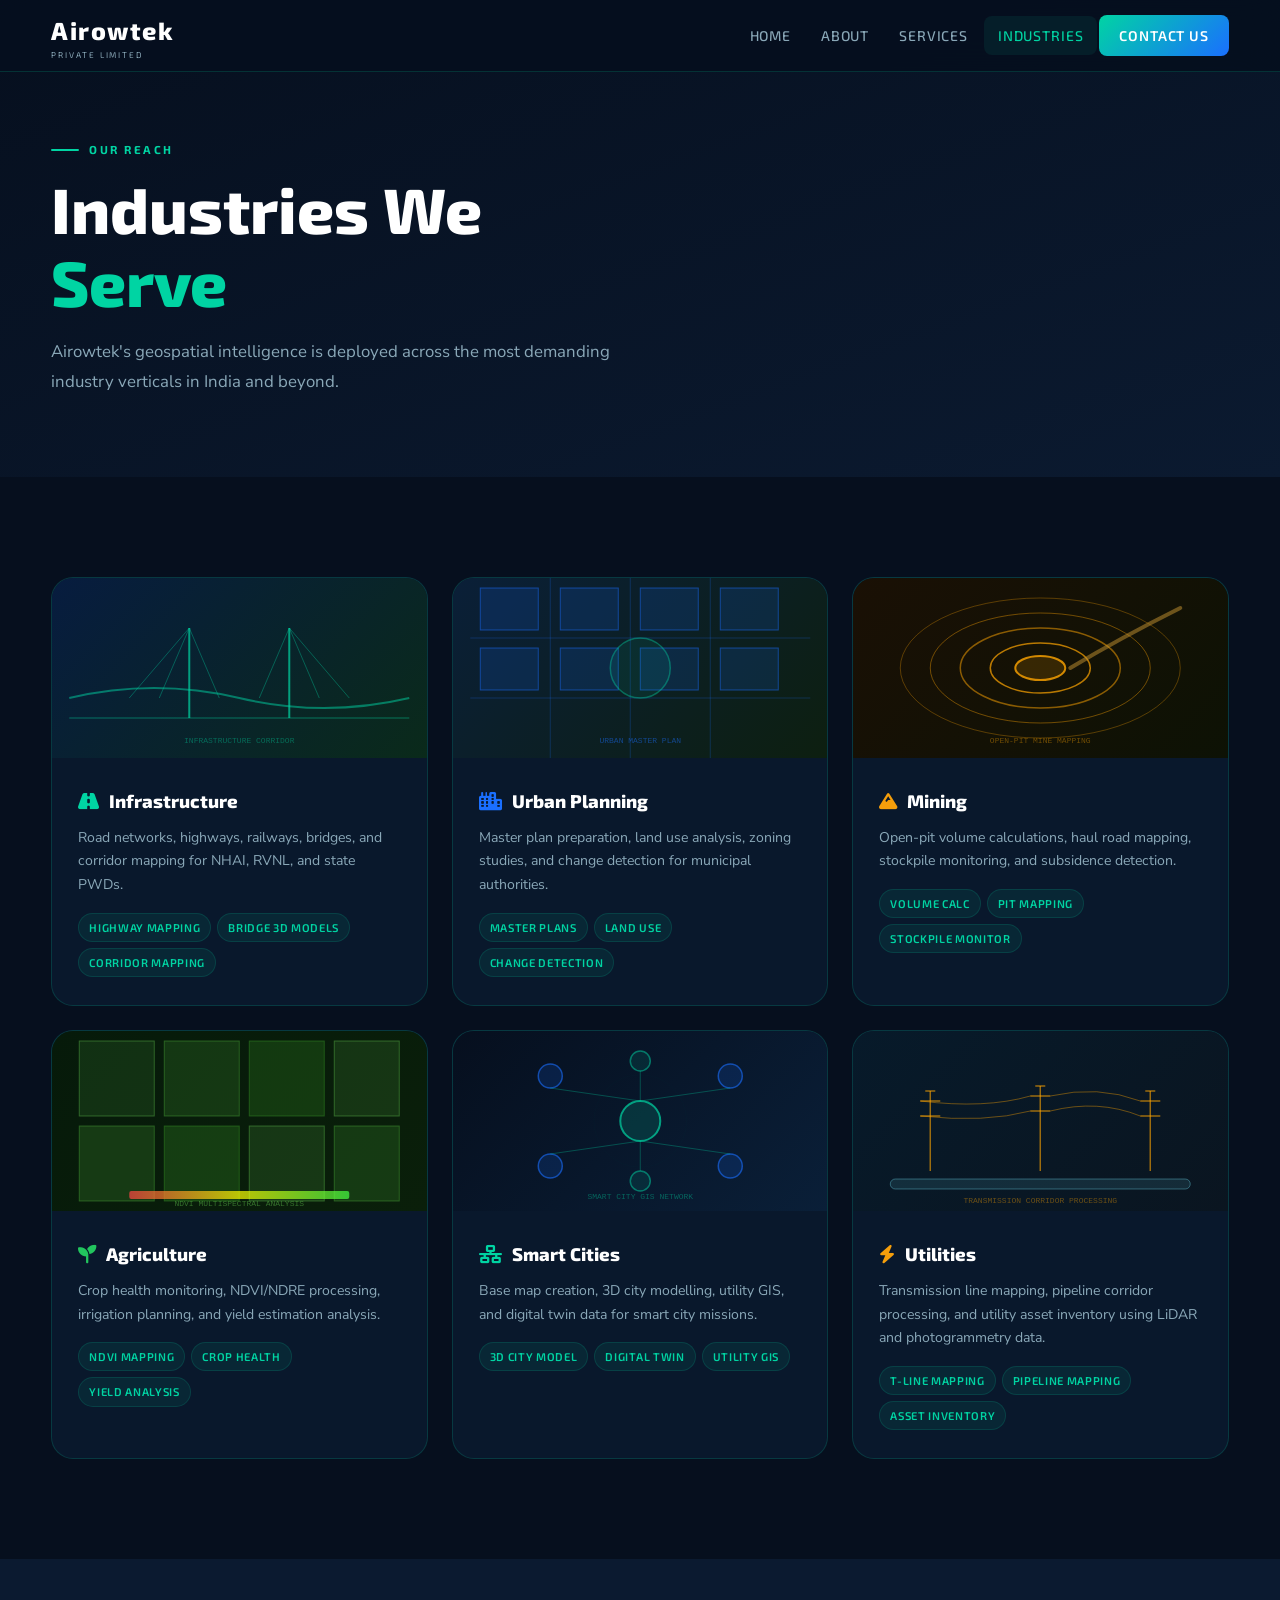
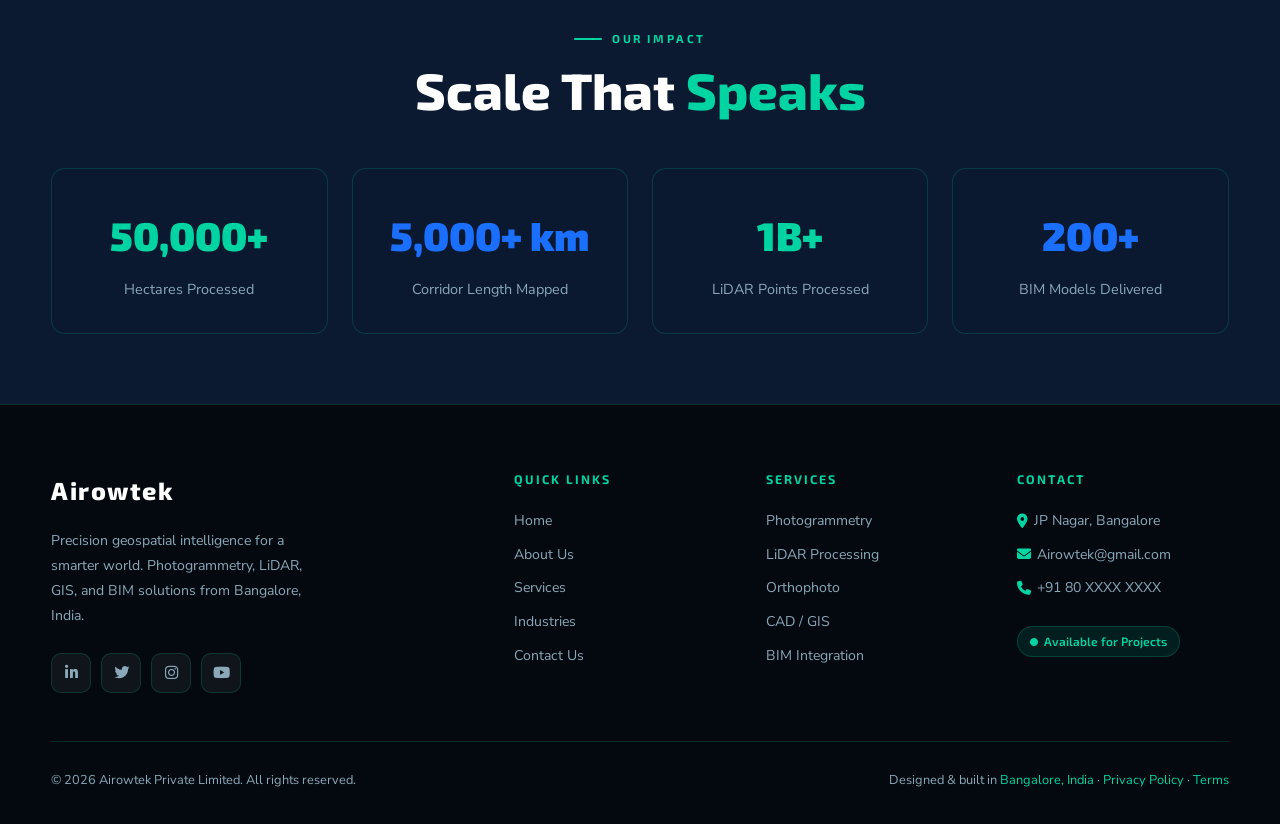
<file: industries.html>
<!DOCTYPE html>
<html lang="en">
<head>
<meta charset="UTF-8">
<meta name="viewport" content="width=device-width, initial-scale=1.0">
<title>Airowtek Private Limited – Precision Geospatial Solutions</title>
<link rel="preconnect" href="https://fonts.googleapis.com">
<link href="https://fonts.googleapis.com/css2?family=Exo+2:wght@300;400;500;600;700;800;900&family=Nunito+Sans:wght@300;400;600;700&display=swap" rel="stylesheet">
<link href="https://fonts.googleapis.com/css2?family=Inter:wght@800&display=swap" rel="stylesheet">
<link rel="stylesheet" href="https://cdnjs.cloudflare.com/ajax/libs/font-awesome/6.5.0/css/all.min.css">
<link rel="stylesheet" href="style.css">
</head>
<body>

<div class="toast" id="toast">✓ Message sent successfully!</div>
<nav id="navbar">
  <div class="logo" href="index.html">
    <div>
      Airowtek
      <span class="logo-sub">Private Limited</span>
    </div>
  </div>
  <div class="nav-links">
    <a href="index.html" id="nav-home" class="active">Home</a>
    <a href="about.html" id="nav-about">About</a>
    <a href="services.html" id="nav-services">Services</a>
    <a href="industries.html" id="nav-industries">Industries</a>
    <a href="contact.html" id="nav-contact" class="nav-cta">Contact Us</a>
  </div>
  <div class="hamburger"  id="hamburger">
    <span></span><span></span><span></span>
  </div>
</nav>
<div class="mobile-menu" id="mobileMenu">
  <a onclick="showPage('home')">Home</a>
  <a onclick="showPage('about')">About</a>
  <a onclick="showPage('services')">Services</a>
  <a onclick="showPage('industries')">Industries</a>
  <a onclick="showPage('contact')">Contact Us</a>
</div>

<div class="page" id="industries">
<section class="ind-hero">
    <div style="max-width:1200px;margin:0 auto">
      <div class="section-tag">Our Reach</div>
      <h1 class="section-title" style="font-size:clamp(2.2rem,5vw,4rem)">Industries We<br><span>Serve</span></h1>
      <p class="section-lead">Airowtek's geospatial intelligence is deployed across the most demanding industry verticals in India and beyond.</p>
    </div>
  </section>

  <section class="section">
    <div class="ind-grid">

      <div class="ind-card">
        <div class="ind-card-visual" style="background:linear-gradient(135deg,#071c3f,#0a2a1a)">
          <svg width="100%" height="100%" viewBox="0 0 340 180" xmlns="http://www.w3.org/2000/svg">
            <!-- Bridge / road infrastructure -->
            <path d="M0 140 L340 140" stroke="rgba(0,212,163,0.3)" stroke-width="1.5"/>
            <path d="M0 120 Q85 100 170 120 Q255 140 340 120" stroke="rgba(0,212,163,0.5)" stroke-width="2" fill="none"/>
            <!-- Pylons -->
            <line x1="120" y1="50" x2="120" y2="140" stroke="rgba(0,212,163,0.7)" stroke-width="2"/>
            <line x1="220" y1="50" x2="220" y2="140" stroke="rgba(0,212,163,0.7)" stroke-width="2"/>
            <!-- Cables -->
            <line x1="120" y1="50" x2="60" y2="120" stroke="rgba(0,212,163,0.35)" stroke-width="1"/>
            <line x1="120" y1="50" x2="90" y2="120" stroke="rgba(0,212,163,0.35)" stroke-width="1"/>
            <line x1="120" y1="50" x2="150" y2="120" stroke="rgba(0,212,163,0.35)" stroke-width="1"/>
            <line x1="220" y1="50" x2="190" y2="120" stroke="rgba(0,212,163,0.35)" stroke-width="1"/>
            <line x1="220" y1="50" x2="250" y2="120" stroke="rgba(0,212,163,0.35)" stroke-width="1"/>
            <line x1="220" y1="50" x2="280" y2="120" stroke="rgba(0,212,163,0.35)" stroke-width="1"/>
            <text x="170" y="165" text-anchor="middle" fill="rgba(0,212,163,0.4)" font-size="8" font-family="monospace">INFRASTRUCTURE CORRIDOR</text>
          </svg>
        </div>
        <div class="ind-card-body">
          <h3><i class="fas fa-road" style="color:var(--green-primary)"></i> Infrastructure</h3>
          <p>Road networks, highways, railways, bridges, and corridor mapping for NHAI, RVNL, and state PWDs.</p>
          <div class="ind-tags">
            <span class="ind-tag">Highway Mapping</span>
            <span class="ind-tag">Bridge 3D Models</span>
            <span class="ind-tag">Corridor Mapping</span>
          </div>
        </div>
      </div>

      <div class="ind-card">
        <div class="ind-card-visual" style="background:linear-gradient(135deg,#0a1f38,#0d1f10)">
          <svg width="100%" height="100%" viewBox="0 0 340 180" xmlns="http://www.w3.org/2000/svg">
            <!-- Urban grid -->
            <g stroke="rgba(26,111,255,0.3)" stroke-width="0.8" fill="none">
              <line x1="80" y1="0" x2="80" y2="180"/><line x1="160" y1="0" x2="160" y2="180"/>
              <line x1="240" y1="0" x2="240" y2="180"/>
              <line x1="0" y1="60" x2="340" y2="60"/><line x1="0" y1="120" x2="340" y2="120"/>
            </g>
            <g fill="rgba(26,111,255,0.15)" stroke="rgba(26,111,255,0.5)" stroke-width="1">
              <rect x="10" y="10" width="58" height="42"/><rect x="90" y="10" width="58" height="42"/>
              <rect x="170" y="10" width="58" height="42"/><rect x="250" y="10" width="58" height="42"/>
              <rect x="10" y="70" width="58" height="42"/><rect x="90" y="70" width="58" height="42"/>
              <rect x="170" y="70" width="58" height="42"/><rect x="250" y="70" width="58" height="42"/>
            </g>
            <circle cx="170" cy="90" r="30" fill="rgba(0,212,163,0.08)" stroke="rgba(0,212,163,0.4)" stroke-width="1.5"/>
            <text x="170" y="165" text-anchor="middle" fill="rgba(26,111,255,0.5)" font-size="8" font-family="monospace">URBAN MASTER PLAN</text>
          </svg>
        </div>
        <div class="ind-card-body">
          <h3><i class="fas fa-city" style="color:var(--blue-primary)"></i> Urban Planning</h3>
          <p>Master plan preparation, land use analysis, zoning studies, and change detection for municipal authorities.</p>
          <div class="ind-tags">
            <span class="ind-tag">Master Plans</span>
            <span class="ind-tag">Land Use</span>
            <span class="ind-tag">Change Detection</span>
          </div>
        </div>
      </div>

      <div class="ind-card">
        <div class="ind-card-visual" style="background:linear-gradient(135deg,#1a1005,#0d1205)">
          <svg width="100%" height="100%" viewBox="0 0 340 180" xmlns="http://www.w3.org/2000/svg">
            <!-- Mining pit contours -->
            <ellipse cx="170" cy="90" rx="140" ry="70" fill="none" stroke="rgba(255,165,0,0.3)" stroke-width="1"/>
            <ellipse cx="170" cy="90" rx="110" ry="55" fill="none" stroke="rgba(255,165,0,0.4)" stroke-width="1"/>
            <ellipse cx="170" cy="90" rx="80" ry="40" fill="none" stroke="rgba(255,165,0,0.5)" stroke-width="1.5"/>
            <ellipse cx="170" cy="90" rx="50" ry="25" fill="none" stroke="rgba(255,165,0,0.7)" stroke-width="1.5"/>
            <ellipse cx="170" cy="90" rx="25" ry="12" fill="rgba(255,165,0,0.15)" stroke="rgba(255,165,0,0.8)" stroke-width="2"/>
            <!-- Haul road -->
            <path d="M310 30 Q250 60 200 90" stroke="rgba(200,150,50,0.5)" stroke-width="4" fill="none" stroke-linecap="round"/>
            <text x="170" y="165" text-anchor="middle" fill="rgba(255,165,0,0.4)" font-size="8" font-family="monospace">OPEN-PIT MINE MAPPING</text>
          </svg>
        </div>
        <div class="ind-card-body">
          <h3><i class="fas fa-mountain" style="color:#f59e0b"></i> Mining</h3>
          <p>Open-pit volume calculations, haul road mapping, stockpile monitoring, and subsidence detection.</p>
          <div class="ind-tags">
            <span class="ind-tag">Volume Calc</span>
            <span class="ind-tag">Pit Mapping</span>
            <span class="ind-tag">Stockpile Monitor</span>
          </div>
        </div>
      </div>

      <div class="ind-card">
        <div class="ind-card-visual" style="background:linear-gradient(135deg,#061a0a,#0a1f0a)">
          <svg width="100%" height="100%" viewBox="0 0 340 180" xmlns="http://www.w3.org/2000/svg">
            <!-- Field grid -->
            <g fill="none">
              <rect x="10" y="10" width="75" height="75" fill="rgba(100,200,80,0.12)" stroke="rgba(100,200,80,0.4)" stroke-width="1"/>
              <rect x="95" y="10" width="75" height="75" fill="rgba(80,180,60,0.18)" stroke="rgba(80,180,60,0.4)" stroke-width="1"/>
              <rect x="180" y="10" width="75" height="75" fill="rgba(60,160,40,0.22)" stroke="rgba(60,160,40,0.4)" stroke-width="1"/>
              <rect x="265" y="10" width="65" height="75" fill="rgba(100,200,80,0.14)" stroke="rgba(100,200,80,0.4)" stroke-width="1"/>
              <rect x="10" y="95" width="75" height="75" fill="rgba(80,180,60,0.2)" stroke="rgba(80,180,60,0.4)" stroke-width="1"/>
              <rect x="95" y="95" width="75" height="75" fill="rgba(60,160,40,0.25)" stroke="rgba(60,160,40,0.4)" stroke-width="1"/>
              <rect x="180" y="95" width="75" height="75" fill="rgba(100,200,80,0.15)" stroke="rgba(100,200,80,0.4)" stroke-width="1"/>
              <rect x="265" y="95" width="65" height="75" fill="rgba(80,180,60,0.18)" stroke="rgba(80,180,60,0.4)" stroke-width="1"/>
            </g>
            <!-- NDVI color bar -->
            <defs>
              <linearGradient id="ndvi" x1="0" y1="0" x2="1" y2="0">
                <stop offset="0%" stop-color="#ff4444"/>
                <stop offset="50%" stop-color="#ffff00"/>
                <stop offset="100%" stop-color="#44ff44"/>
              </linearGradient>
            </defs>
            <rect x="60" y="160" width="220" height="8" rx="2" fill="url(#ndvi)" opacity="0.7"/>
            <text x="170" y="175" text-anchor="middle" fill="rgba(100,200,80,0.5)" font-size="8" font-family="monospace">NDVI MULTISPECTRAL ANALYSIS</text>
          </svg>
        </div>
        <div class="ind-card-body">
          <h3><i class="fas fa-seedling" style="color:#22c55e"></i> Agriculture</h3>
          <p>Crop health monitoring, NDVI/NDRE processing, irrigation planning, and yield estimation analysis.</p>
          <div class="ind-tags">
            <span class="ind-tag">NDVI Mapping</span>
            <span class="ind-tag">Crop Health</span>
            <span class="ind-tag">Yield Analysis</span>
          </div>
        </div>
      </div>

      <div class="ind-card">
        <div class="ind-card-visual" style="background:linear-gradient(135deg,#060f1e,#0a1f38)">
          <svg width="100%" height="100%" viewBox="0 0 340 180" xmlns="http://www.w3.org/2000/svg">
            <!-- Smart city connected nodes -->
            <g>
              <circle cx="170" cy="90" r="20" fill="rgba(0,212,163,0.15)" stroke="rgba(0,212,163,0.7)" stroke-width="2"/>
              <circle cx="80" cy="45" r="12" fill="rgba(26,111,255,0.15)" stroke="rgba(26,111,255,0.6)" stroke-width="1.5"/>
              <circle cx="260" cy="45" r="12" fill="rgba(26,111,255,0.15)" stroke="rgba(26,111,255,0.6)" stroke-width="1.5"/>
              <circle cx="80" cy="135" r="12" fill="rgba(26,111,255,0.15)" stroke="rgba(26,111,255,0.6)" stroke-width="1.5"/>
              <circle cx="260" cy="135" r="12" fill="rgba(26,111,255,0.15)" stroke="rgba(26,111,255,0.6)" stroke-width="1.5"/>
              <circle cx="170" cy="30" r="10" fill="rgba(0,212,163,0.1)" stroke="rgba(0,212,163,0.5)" stroke-width="1.5"/>
              <circle cx="170" cy="150" r="10" fill="rgba(0,212,163,0.1)" stroke="rgba(0,212,163,0.5)" stroke-width="1.5"/>
              <!-- Connections -->
              <line x1="170" y1="70" x2="80" y2="57" stroke="rgba(0,212,163,0.3)" stroke-width="1"/>
              <line x1="170" y1="70" x2="260" y2="57" stroke="rgba(0,212,163,0.3)" stroke-width="1"/>
              <line x1="170" y1="110" x2="80" y2="123" stroke="rgba(0,212,163,0.3)" stroke-width="1"/>
              <line x1="170" y1="110" x2="260" y2="123" stroke="rgba(0,212,163,0.3)" stroke-width="1"/>
              <line x1="170" y1="70" x2="170" y2="40" stroke="rgba(0,212,163,0.3)" stroke-width="1"/>
              <line x1="170" y1="110" x2="170" y2="140" stroke="rgba(0,212,163,0.3)" stroke-width="1"/>
              <!-- Pulse -->
              <circle cx="170" cy="90" r="35" fill="none" stroke="rgba(0,212,163,0.2)" stroke-width="1">
                <animate attributeName="r" values="20;50;20" dur="3s" repeatCount="indefinite"/>
                <animate attributeName="opacity" values="0.5;0;0.5" dur="3s" repeatCount="indefinite"/>
              </circle>
            </g>
            <text x="170" y="168" text-anchor="middle" fill="rgba(0,212,163,0.4)" font-size="8" font-family="monospace">SMART CITY GIS NETWORK</text>
          </svg>
        </div>
        <div class="ind-card-body">
          <h3><i class="fas fa-network-wired" style="color:var(--green-primary)"></i> Smart Cities</h3>
          <p>Base map creation, 3D city modelling, utility GIS, and digital twin data for smart city missions.</p>
          <div class="ind-tags">
            <span class="ind-tag">3D City Model</span>
            <span class="ind-tag">Digital Twin</span>
            <span class="ind-tag">Utility GIS</span>
          </div>
        </div>
      </div>

      <div class="ind-card">
        <div class="ind-card-visual" style="background:linear-gradient(135deg,#071a2a,#0a1520)">
          <svg width="100%" height="100%" viewBox="0 0 340 180" xmlns="http://www.w3.org/2000/svg">
            <!-- Utility towers and lines -->
            <!-- Towers -->
            <g stroke="rgba(255,165,0,0.6)" stroke-width="1.5" fill="none">
              <line x1="60" y1="140" x2="60" y2="60"/>
              <line x1="50" y1="70" x2="70" y2="70"/>
              <line x1="50" y1="85" x2="70" y2="85"/>
              <line x1="55" y1="60" x2="65" y2="60"/>
              <line x1="170" y1="140" x2="170" y2="55"/>
              <line x1="160" y1="65" x2="180" y2="65"/>
              <line x1="160" y1="80" x2="180" y2="80"/>
              <line x1="165" y1="55" x2="175" y2="55"/>
              <line x1="280" y1="140" x2="280" y2="60"/>
              <line x1="270" y1="70" x2="290" y2="70"/>
              <line x1="270" y1="85" x2="290" y2="85"/>
              <line x1="275" y1="60" x2="285" y2="60"/>
            </g>
            <!-- Power lines -->
            <g stroke="rgba(255,165,0,0.4)" stroke-width="1" fill="none">
              <path d="M50 70 Q115 78 160 65" /><path d="M180 65 Q228 54 270 70"/>
              <path d="M50 85 Q115 92 160 80" /><path d="M180 80 Q228 68 270 85"/>
            </g>
            <!-- Pipeline below -->
            <rect x="20" y="148" width="300" height="10" rx="5" fill="rgba(100,200,220,0.12)" stroke="rgba(100,200,220,0.4)" stroke-width="1"/>
            <text x="170" y="172" text-anchor="middle" fill="rgba(255,165,0,0.4)" font-size="8" font-family="monospace">TRANSMISSION CORRIDOR PROCESSING</text>
          </svg>
        </div>
        <div class="ind-card-body">
          <h3><i class="fas fa-bolt" style="color:#f59e0b"></i> Utilities</h3>
          <p>Transmission line mapping, pipeline corridor processing, and utility asset inventory using LiDAR and photogrammetry data.</p>
          <div class="ind-tags">
            <span class="ind-tag">T-Line Mapping</span>
            <span class="ind-tag">Pipeline Mapping</span>
            <span class="ind-tag">Asset Inventory</span>
          </div>
        </div>
      </div>

    </div>
  </section>

  <!-- Industries Stats -->
  <section class="section" style="background:var(--navy-mid);padding:70px 4%">
    <div style="max-width:1200px;margin:0 auto;text-align:center">
      <div class="section-tag" style="justify-content:center">Our Impact</div>
      <h2 class="section-title">Scale That <span>Speaks</span></h2>
      <div style="display:grid;grid-template-columns:repeat(auto-fit,minmax(200px,1fr));gap:24px;margin-top:48px">
        <div style="padding:32px;background:var(--card-bg);border:1px solid var(--border);border-radius:var(--radius)">
          <div style="font-family:var(--font-display);font-size:2.5rem;font-weight:900;color:var(--green-primary)">50,000+</div>
          <div style="color:var(--text-muted);margin-top:8px;font-size:0.9rem">Hectares Processed</div>
        </div>
        <div style="padding:32px;background:var(--card-bg);border:1px solid var(--border);border-radius:var(--radius)">
          <div style="font-family:var(--font-display);font-size:2.5rem;font-weight:900;color:var(--blue-primary)">5,000+ km</div>
          <div style="color:var(--text-muted);margin-top:8px;font-size:0.9rem">Corridor Length Mapped</div>
        </div>
        <div style="padding:32px;background:var(--card-bg);border:1px solid var(--border);border-radius:var(--radius)">
          <div style="font-family:var(--font-display);font-size:2.5rem;font-weight:900;color:var(--green-primary)">1B+</div>
          <div style="color:var(--text-muted);margin-top:8px;font-size:0.9rem">LiDAR Points Processed</div>
        </div>
        <div style="padding:32px;background:var(--card-bg);border:1px solid var(--border);border-radius:var(--radius)">
          <div style="font-family:var(--font-display);font-size:2.5rem;font-weight:900;color:var(--blue-primary)">200+</div>
          <div style="color:var(--text-muted);margin-top:8px;font-size:0.9rem">BIM Models Delivered</div>
        </div>
      </div>
    </div>
  </section>
<footer>
    <div class="footer-grid">
      <div class="footer-brand">
        <div class="logo" style="cursor:default">
          Airowtek
        </div>
        <p>Precision geospatial intelligence for a smarter world. Photogrammetry, LiDAR, GIS, and BIM solutions from Bangalore, India.</p>
        <div class="footer-social">
          <a class="social-btn" href="#"><i class="fab fa-linkedin-in"></i></a>
          <a class="social-btn" href="#"><i class="fab fa-twitter"></i></a>
          <a class="social-btn" href="#"><i class="fab fa-instagram"></i></a>
          <a class="social-btn" href="#"><i class="fab fa-youtube"></i></a>
        </div>
      </div>
      <div class="footer-col">
        <h4>Quick Links</h4>
        <ul>
          <li><a href="index.html">Home</a></li>
          <li><a href="about.html">About Us</a></li>
          <li><a href="services.html">Services</a></li>
          <li><a href="industries.html">Industries</a></li>
          <li><a href="contact.html">Contact Us</a></li>
        </ul>
      </div>
      <div class="footer-col">
        <h4>Services</h4>
        <ul>
          <li>Photogrammetry</li>
          <li>LiDAR Processing</li>
          <li>Orthophoto</li>
          <li>CAD / GIS</li>
          <li>BIM Integration</li>
        </ul>
      </div>
      <div class="footer-col">
        <h4>Contact</h4>
        <ul>
          <li><i class="fas fa-map-marker-alt" style="color:var(--green-primary)"></i> JP Nagar, Bangalore</li>
          <li><i class="fas fa-envelope" style="color:var(--green-primary)"></i> Airowtek@gmail.com</li>
          <li><i class="fas fa-phone" style="color:var(--green-primary)"></i> +91 80 XXXX XXXX</li>
          <li style="margin-top:16px"><span class="pill-green"><i class="fas fa-circle" style="font-size:0.5rem"></i> Available for Projects</span></li>
        </ul>
      </div>
    </div>
    <div class="footer-bottom">
      <p>© 2026 Airowtek Private Limited. All rights reserved.</p>
      <p>Designed & built in <span style="color:var(--green-primary)">Bangalore, India</span> · <a href="#">Privacy Policy</a> · <a href="#">Terms</a></p>
    </div>
  </footer>
</div>



<script src="script.js"></script>
</body>
</html>
</file>
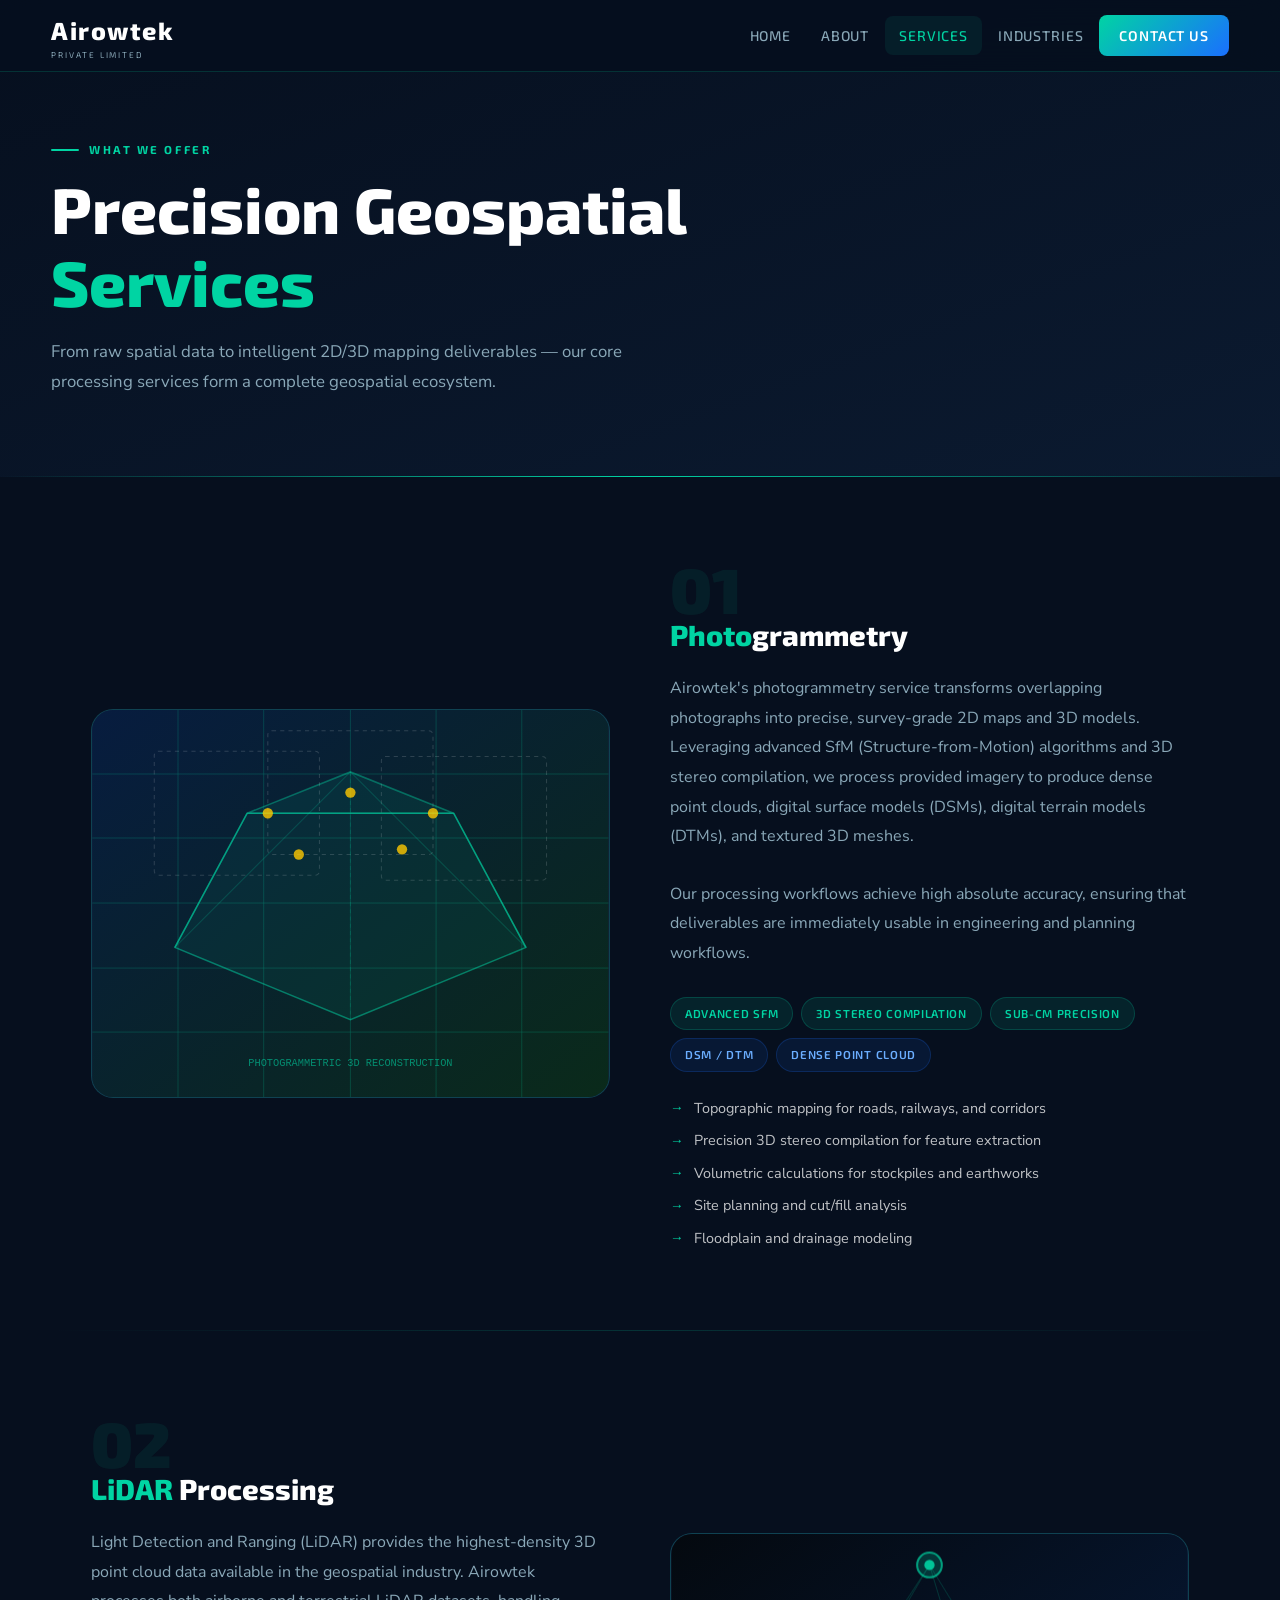
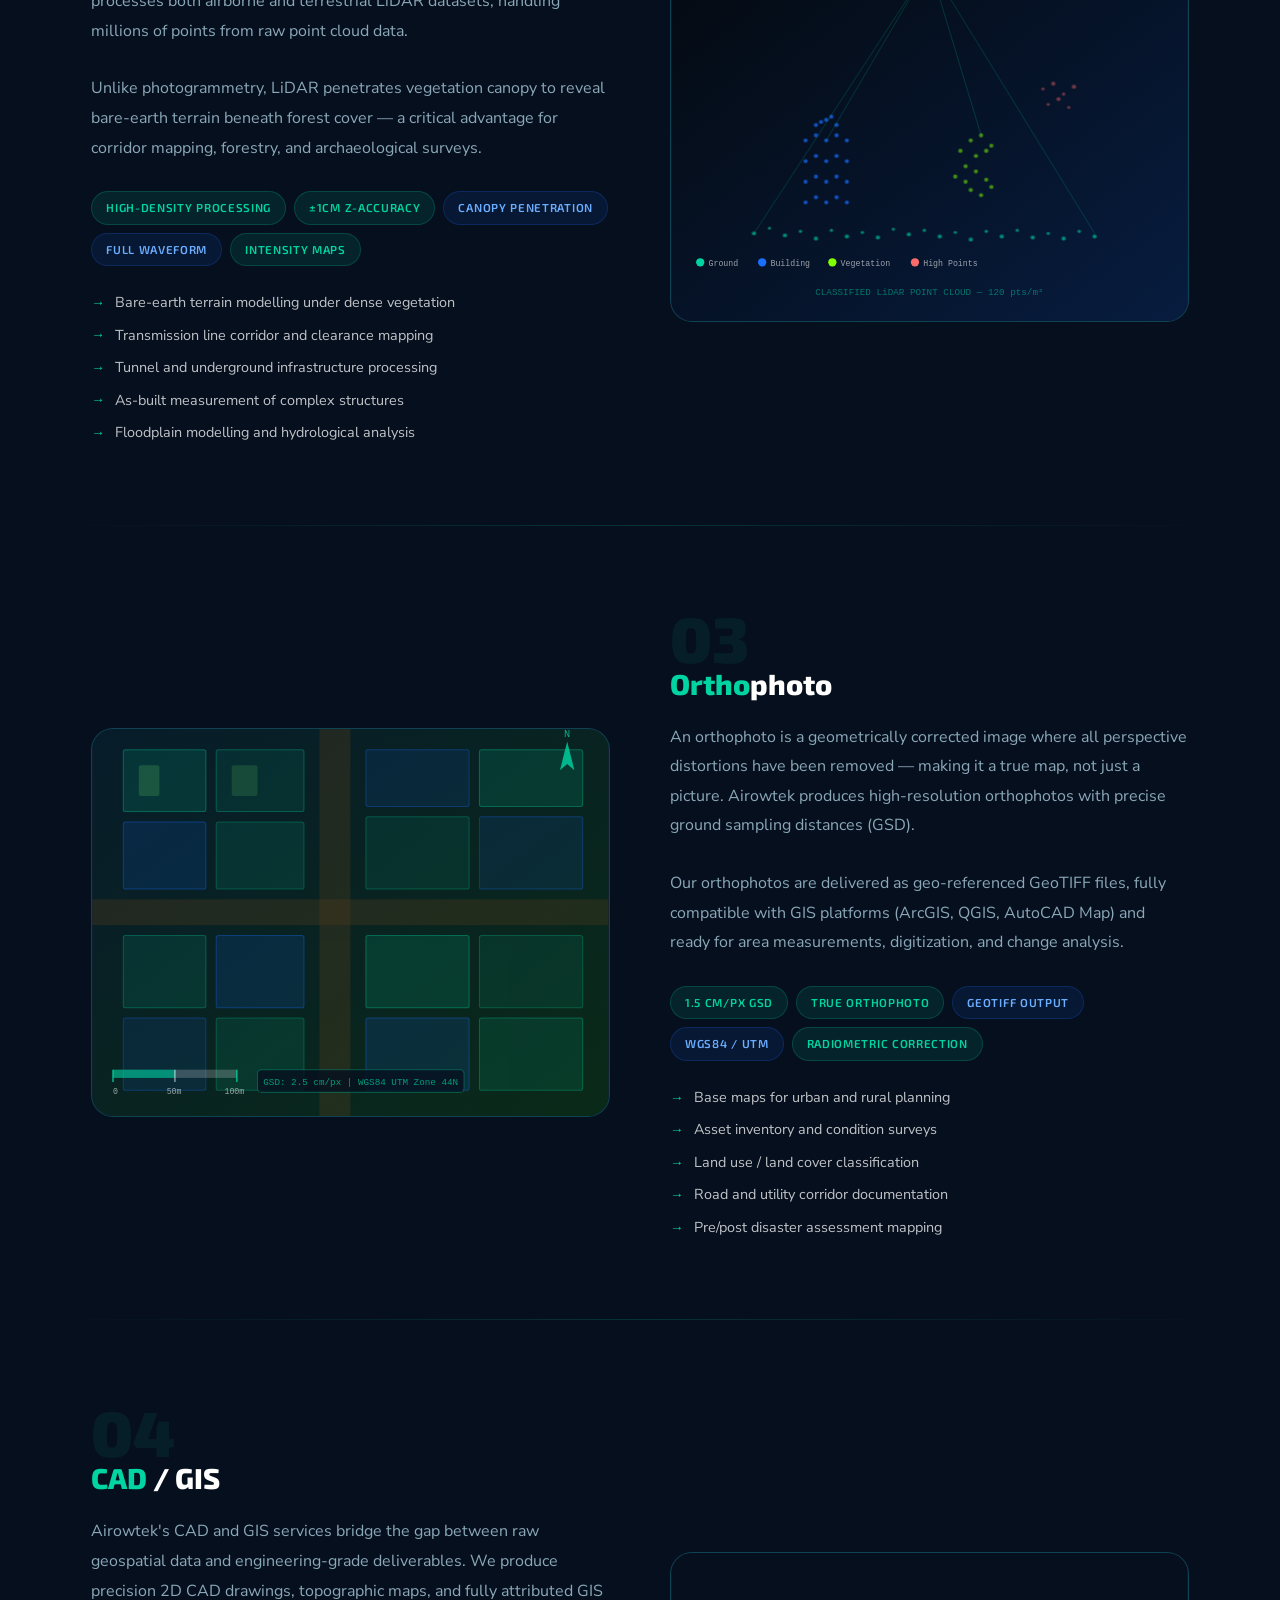
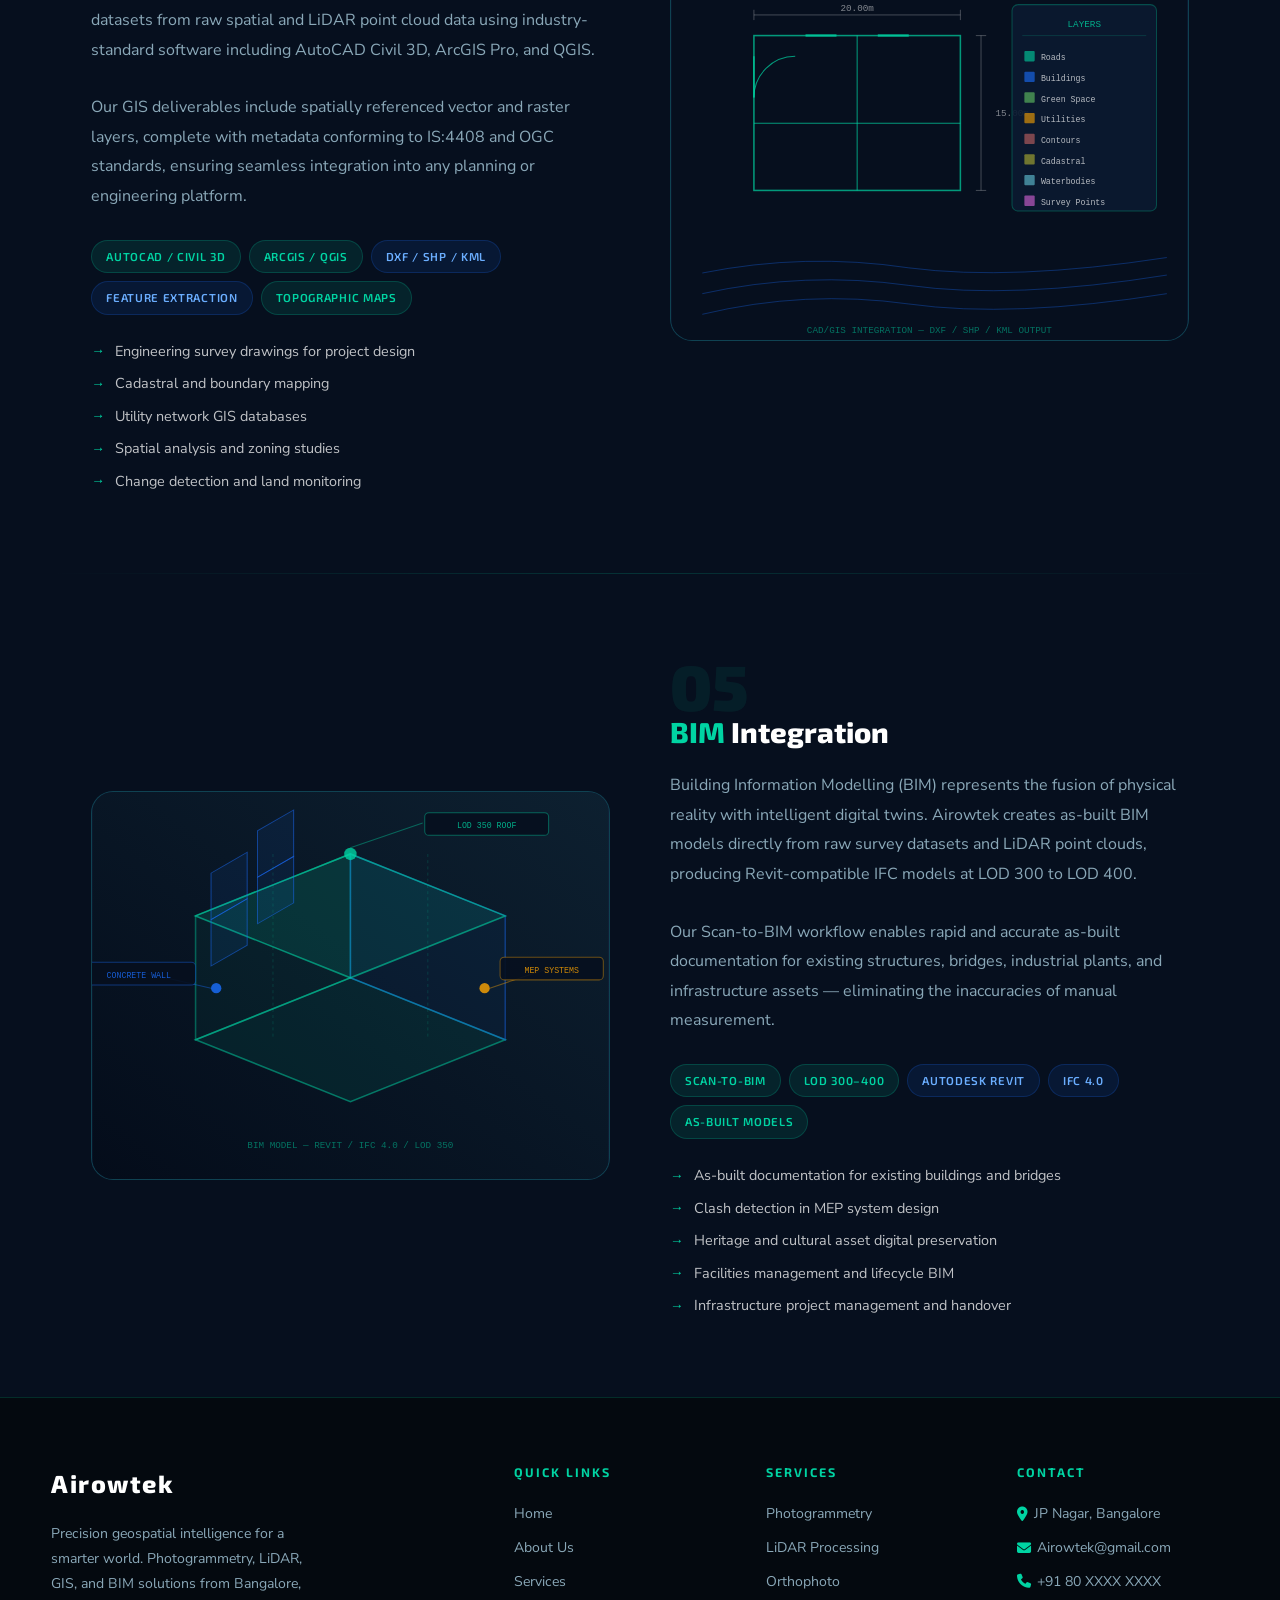
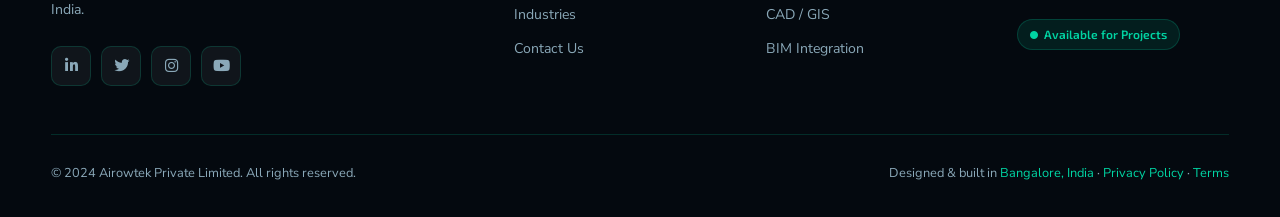
<file: services.html>
<!DOCTYPE html>
<html lang="en">

<head>
  <meta charset="UTF-8">
  <meta name="viewport" content="width=device-width, initial-scale=1.0">
  <title>Airowtek Private Limited – Precision Geospatial Solutions</title>
  <link rel="preconnect" href="https://fonts.googleapis.com">
  <link
    href="https://fonts.googleapis.com/css2?family=Exo+2:wght@300;400;500;600;700;800;900&family=Nunito+Sans:wght@300;400;600;700&display=swap"
    rel="stylesheet">
  <link href="https://fonts.googleapis.com/css2?family=Inter:wght@800&display=swap" rel="stylesheet">
  <link rel="stylesheet" href="https://cdnjs.cloudflare.com/ajax/libs/font-awesome/6.5.0/css/all.min.css">
  <link rel="stylesheet" href="style.css">
</head>

<body>

  <div class="toast" id="toast">✓ Message sent successfully!</div>
  <nav id="navbar">
    <div class="logo" href="index.html">
      <div>
        Airowtek
        <span class="logo-sub">Private Limited</span>
      </div>
    </div>
    <div class="nav-links">
      <a href="index.html" id="nav-home" class="active">Home</a>
      <a href="about.html" id="nav-about">About</a>
      <a href="services.html" id="nav-services">Services</a>
      <a href="industries.html" id="nav-industries">Industries</a>
      <a href="contact.html" id="nav-contact" class="nav-cta">Contact Us</a>
    </div>
    <div class="hamburger" id="hamburger">
      <span></span><span></span><span></span>
    </div>
  </nav>
  <div class="mobile-menu" id="mobileMenu">
    <a onclick="showPage('home')">Home</a>
    <a onclick="showPage('about')">About</a>
    <a onclick="showPage('services')">Services</a>
    <a onclick="showPage('industries')">Industries</a>
    <a onclick="showPage('contact')">Contact Us</a>
  </div>

  <div class="page" id="services">
    <section class="services-hero">
      <div style="max-width:1200px;margin:0 auto">
        <div class="section-tag">What We Offer</div>
        <h1 class="section-title" style="font-size:clamp(2.2rem,5vw,4rem)">Precision Geospatial<br><span>Services</span>
        </h1>
        <p class="section-lead">From raw spatial data to intelligent 2D/3D mapping deliverables — our core processing
          services form a complete geospatial ecosystem.</p>
      </div>
    </section>

    <!-- SERVICE 1 — PHOTOGRAMMETRY -->
    <div style="max-width:1200px;margin:0 auto;padding:80px 4%">
      <div class="service-layout">
        <div class="service-img-wrap">
          <svg viewBox="0 0 500 375" xmlns="http://www.w3.org/2000/svg">
            <defs>
              <linearGradient id="ph1" x1="0" y1="0" x2="1" y2="1">
                <stop offset="0%" stop-color="#071c3f" />
                <stop offset="100%" stop-color="#0a2a1a" />
              </linearGradient>
            </defs>
            <rect width="500" height="375" fill="url(#ph1)" />
            <!-- Processing Coordinate grid -->
            <g opacity="0.4">
              <line x1="0" y1="62" x2="500" y2="62" stroke="#00d4a3" stroke-width="0.5" />
              <line x1="0" y1="124" x2="500" y2="124" stroke="#00d4a3" stroke-width="0.5" />
              <line x1="0" y1="187" x2="500" y2="187" stroke="#00d4a3" stroke-width="0.5" />
              <line x1="0" y1="250" x2="500" y2="250" stroke="#00d4a3" stroke-width="0.5" />
              <line x1="0" y1="312" x2="500" y2="312" stroke="#00d4a3" stroke-width="0.5" />
              <line x1="83" y1="0" x2="83" y2="375" stroke="#00d4a3" stroke-width="0.5" />
              <line x1="166" y1="0" x2="166" y2="375" stroke="#00d4a3" stroke-width="0.5" />
              <line x1="250" y1="0" x2="250" y2="375" stroke="#00d4a3" stroke-width="0.5" />
              <line x1="333" y1="0" x2="333" y2="375" stroke="#00d4a3" stroke-width="0.5" />
              <line x1="416" y1="0" x2="416" y2="375" stroke="#00d4a3" stroke-width="0.5" />
            </g>
            <!-- 3D model wireframe -->
            <polygon points="150,100 350,100 420,230 250,300 80,230" fill="rgba(0,212,163,0.06)"
              stroke="rgba(0,212,163,0.5)" stroke-width="1.5" />
            <polygon points="150,100 250,60 350,100" fill="rgba(0,212,163,0.08)" stroke="rgba(0,212,163,0.4)"
              stroke-width="1.5" />
            <line x1="150" y1="100" x2="80" y2="230" stroke="rgba(0,212,163,0.4)" stroke-width="1.5" />
            <line x1="350" y1="100" x2="420" y2="230" stroke="rgba(0,212,163,0.4)" stroke-width="1.5" />
            <line x1="250" y1="60" x2="80" y2="230" stroke="rgba(0,212,163,0.2)" stroke-width="1" />
            <line x1="250" y1="60" x2="420" y2="230" stroke="rgba(0,212,163,0.2)" stroke-width="1" />
            <line x1="250" y1="60" x2="250" y2="300" stroke="rgba(0,212,163,0.15)" stroke-width="1"
              stroke-dasharray="4 3" />
            <!-- Photo frame overlaps -->
            <rect x="60" y="40" width="160" height="120" rx="4" fill="none" stroke="rgba(255,255,255,0.15)"
              stroke-width="1" stroke-dasharray="4 4" />
            <rect x="170" y="20" width="160" height="120" rx="4" fill="none" stroke="rgba(255,255,255,0.15)"
              stroke-width="1" stroke-dasharray="4 4" />
            <rect x="280" y="45" width="160" height="120" rx="4" fill="none" stroke="rgba(255,255,255,0.15)"
              stroke-width="1" stroke-dasharray="4 4" />
            <!-- Tie points -->
            <circle cx="170" cy="100" r="5" fill="rgba(255,200,0,0.8)" />
            <circle cx="250" cy="80" r="5" fill="rgba(255,200,0,0.8)" />
            <circle cx="330" cy="100" r="5" fill="rgba(255,200,0,0.8)" />
            <circle cx="200" cy="140" r="5" fill="rgba(255,200,0,0.8)" />
            <circle cx="300" cy="135" r="5" fill="rgba(255,200,0,0.8)" />
            <!-- Labels -->
            <text x="250" y="345" text-anchor="middle" fill="rgba(0,212,163,0.6)" font-size="10"
              font-family="monospace">PHOTOGRAMMETRIC 3D RECONSTRUCTION</text>
          </svg>
        </div>
        <div>
          <div class="service-num">01</div>
          <h2 class="service-name"><span>Photo</span>grammetry</h2>
          <p class="service-desc">
            Airowtek's photogrammetry service transforms overlapping photographs into precise, survey-grade 2D maps and
            3D models. Leveraging advanced SfM (Structure-from-Motion) algorithms and 3D stereo compilation, we process provided imagery to
            produce dense point clouds, digital surface models (DSMs), digital terrain models (DTMs), and textured 3D
            meshes.
          </p>
          <p class="service-desc">Our processing workflows achieve high absolute accuracy, ensuring that deliverables
            are immediately usable in engineering and planning workflows.</p>
          <div class="benefit-tags">
            <span class="tag">Advanced SfM</span>
            <span class="tag">3D Stereo Compilation</span>
            <span class="tag">Sub-cm Precision</span>
            <span class="tag blue">DSM / DTM</span>
            <span class="tag blue">Dense Point Cloud</span>
          </div>
          <ul class="app-list">
            <li>Topographic mapping for roads, railways, and corridors</li>
            <li>Precision 3D stereo compilation for feature extraction</li>
            <li>Volumetric calculations for stockpiles and earthworks</li>
            <li>Site planning and cut/fill analysis</li>
            <li>Floodplain and drainage modeling</li>
          </ul>
        </div>
      </div>
    </div>

    <div class="divider"></div>

    <!-- SERVICE 2 — LIDAR -->
    <div style="max-width:1200px;margin:0 auto;padding:80px 4%">
      <div class="service-layout reverse">
        <div class="service-img-wrap">
          <svg viewBox="0 0 500 375" xmlns="http://www.w3.org/2000/svg">
            <defs>
              <linearGradient id="li1" x1="0" y1="0" x2="1" y2="1">
                <stop offset="0%" stop-color="#04090f" />
                <stop offset="100%" stop-color="#071c3f" />
              </linearGradient>
            </defs>
            <rect width="500" height="375" fill="url(#li1)" />
            <!-- LiDAR point cloud visualization -->
            <g opacity="0.9">
              <!-- Ground points (green) -->
              <g fill="#00d4a3" opacity="0.7">
                <circle cx="80" cy="290" r="2" />
                <circle cx="95" cy="285" r="1.5" />
                <circle cx="110" cy="292" r="2" />
                <circle cx="125" cy="288" r="1.5" />
                <circle cx="140" cy="295" r="2" />
                <circle cx="155" cy="287" r="1.5" />
                <circle cx="170" cy="293" r="2" />
                <circle cx="185" cy="289" r="1.5" />
                <circle cx="200" cy="294" r="2" />
                <circle cx="215" cy="286" r="1.5" />
                <circle cx="230" cy="291" r="2" />
                <circle cx="245" cy="287" r="1.5" />
                <circle cx="260" cy="293" r="2" />
                <circle cx="275" cy="289" r="1.5" />
                <circle cx="290" cy="296" r="2" />
                <circle cx="305" cy="288" r="1.5" />
                <circle cx="320" cy="293" r="2" />
                <circle cx="335" cy="287" r="1.5" />
                <circle cx="350" cy="294" r="2" />
                <circle cx="365" cy="290" r="1.5" />
                <circle cx="380" cy="295" r="2" />
                <circle cx="395" cy="288" r="1.5" />
                <circle cx="410" cy="293" r="2" />
              </g>
              <!-- Building points (blue) -->
              <g fill="#1a6fff" opacity="0.8">
                <circle cx="130" cy="200" r="2" />
                <circle cx="140" cy="195" r="2" />
                <circle cx="150" cy="200" r="2" />
                <circle cx="160" cy="195" r="2" />
                <circle cx="170" cy="200" r="2" />
                <circle cx="130" cy="220" r="2" />
                <circle cx="140" cy="215" r="2" />
                <circle cx="150" cy="220" r="2" />
                <circle cx="160" cy="215" r="2" />
                <circle cx="170" cy="220" r="2" />
                <circle cx="130" cy="240" r="2" />
                <circle cx="140" cy="235" r="2" />
                <circle cx="150" cy="240" r="2" />
                <circle cx="160" cy="235" r="2" />
                <circle cx="170" cy="240" r="2" />
                <circle cx="130" cy="260" r="2" />
                <circle cx="140" cy="255" r="2" />
                <circle cx="150" cy="260" r="2" />
                <circle cx="160" cy="255" r="2" />
                <circle cx="170" cy="260" r="2" />
                <!-- Rooftop -->
                <circle cx="140" cy="185" r="2" />
                <circle cx="150" cy="180" r="2" />
                <circle cx="160" cy="185" r="2" />
                <circle cx="145" cy="182" r="2" />
                <circle cx="155" cy="177" r="2" />
              </g>
              <!-- Vegetation (orange-green) -->
              <g fill="#7fff00" opacity="0.6">
                <circle cx="280" cy="210" r="2" />
                <circle cx="290" cy="200" r="2" />
                <circle cx="300" cy="195" r="2" />
                <circle cx="310" cy="205" r="2" />
                <circle cx="285" cy="225" r="2" />
                <circle cx="295" cy="215" r="2" />
                <circle cx="305" cy="210" r="2" />
                <circle cx="275" cy="235" r="2" />
                <circle cx="285" cy="240" r="2" />
                <circle cx="295" cy="230" r="2" />
                <circle cx="305" cy="238" r="2" />
                <circle cx="290" cy="248" r="2" />
                <circle cx="300" cy="253" r="2" />
                <circle cx="310" cy="245" r="2" />
              </g>
              <!-- High-elevation scatter -->
              <g fill="#ff6b6b" opacity="0.5">
                <circle cx="360" cy="150" r="1.5" />
                <circle cx="370" cy="145" r="2" />
                <circle cx="380" cy="155" r="1.5" />
                <circle cx="390" cy="148" r="2" />
                <circle cx="365" cy="165" r="1.5" />
                <circle cx="375" cy="160" r="2" />
                <circle cx="385" cy="168" r="1.5" />
              </g>
            </g>
            <!-- Processing Data Rays -->
            <g opacity="0.3">
              <line x1="250" y1="30" x2="80" y2="290" stroke="#00d4a3" stroke-width="0.7" />
              <line x1="250" y1="30" x2="150" y2="200" stroke="#00d4a3" stroke-width="0.7" />
              <line x1="250" y1="30" x2="300" y2="195" stroke="#00d4a3" stroke-width="0.7" />
              <line x1="250" y1="30" x2="410" y2="290" stroke="#00d4a3" stroke-width="0.7" />
            </g>
            <!-- Data Source Origin -->
            <circle cx="250" cy="30" r="12" fill="rgba(0,212,163,0.2)" stroke="rgba(0,212,163,0.7)" stroke-width="2" />
            <circle cx="250" cy="30" r="5" fill="rgba(0,212,163,0.9)" />
            <!-- Legend -->
            <g transform="translate(20, 310)">
              <circle cx="8" cy="8" r="4" fill="#00d4a3" /><text x="16" y="12" fill="rgba(255,255,255,0.6)"
                font-size="8" font-family="monospace">Ground</text>
              <circle cx="68" cy="8" r="4" fill="#1a6fff" /><text x="76" y="12" fill="rgba(255,255,255,0.6)"
                font-size="8" font-family="monospace">Building</text>
              <circle cx="136" cy="8" r="4" fill="#7fff00" /><text x="144" y="12" fill="rgba(255,255,255,0.6)"
                font-size="8" font-family="monospace">Vegetation</text>
              <circle cx="216" cy="8" r="4" fill="#ff6b6b" /><text x="224" y="12" fill="rgba(255,255,255,0.6)"
                font-size="8" font-family="monospace">High Points</text>
            </g>
            <text x="250" y="350" text-anchor="middle" fill="rgba(0,212,163,0.5)" font-size="9"
              font-family="monospace">CLASSIFIED LiDAR POINT CLOUD — 120 pts/m²</text>
          </svg>
        </div>
        <div>
          <div class="service-num">02</div>
          <h2 class="service-name"><span>LiDAR</span> Processing</h2>
          <p class="service-desc">
            Light Detection and Ranging (LiDAR) provides the highest-density 3D point cloud data available in the
            geospatial industry. Airowtek processes both airborne and terrestrial LiDAR datasets, handling millions of
            points from raw point cloud data.
          </p>
          <p class="service-desc">Unlike photogrammetry, LiDAR penetrates vegetation canopy to reveal bare-earth terrain
            beneath forest cover — a critical advantage for corridor mapping, forestry, and archaeological surveys.</p>
          <div class="benefit-tags">
            <span class="tag">High-Density Processing</span>
            <span class="tag">±1cm Z-accuracy</span>
            <span class="tag blue">Canopy Penetration</span>
            <span class="tag blue">Full Waveform</span>
            <span class="tag">Intensity Maps</span>
          </div>
          <ul class="app-list">
            <li>Bare-earth terrain modelling under dense vegetation</li>
            <li>Transmission line corridor and clearance mapping</li>
            <li>Tunnel and underground infrastructure processing</li>
            <li>As-built measurement of complex structures</li>
            <li>Floodplain modelling and hydrological analysis</li>
          </ul>
        </div>
      </div>
    </div>

    <div class="divider"></div>

    <!-- SERVICE 3 — ORTHOPHOTO -->
    <div style="max-width:1200px;margin:0 auto;padding:80px 4%">
      <div class="service-layout">
        <div class="service-img-wrap">
          <svg viewBox="0 0 500 375" xmlns="http://www.w3.org/2000/svg">
            <defs>
              <linearGradient id="ort1" x1="0" y1="0" x2="1" y2="1">
                <stop offset="0%" stop-color="#071c2a" />
                <stop offset="100%" stop-color="#0a2a18" />
              </linearGradient>
            </defs>
            <rect width="500" height="375" fill="url(#ort1)" />
            <!-- Orthophoto grid blocks -->
            <g opacity="0.9">
              <!-- Roads -->
              <rect x="220" y="0" width="30" height="375" fill="rgba(80,60,30,0.4)" />
              <rect x="0" y="165" width="500" height="25" fill="rgba(80,60,30,0.4)" />
              <!-- Blocks / Buildings -->
              <rect x="30" y="20" width="80" height="60" rx="2" fill="rgba(0,212,163,0.15)" stroke="rgba(0,212,163,0.4)"
                stroke-width="1" />
              <rect x="120" y="20" width="85" height="60" rx="2" fill="rgba(0,212,163,0.1)"
                stroke="rgba(0,212,163,0.35)" stroke-width="1" />
              <rect x="30" y="90" width="80" height="65" rx="2" fill="rgba(26,111,255,0.15)"
                stroke="rgba(26,111,255,0.4)" stroke-width="1" />
              <rect x="120" y="90" width="85" height="65" rx="2" fill="rgba(0,212,163,0.12)"
                stroke="rgba(0,212,163,0.3)" stroke-width="1" />
              <rect x="265" y="20" width="100" height="55" rx="2" fill="rgba(26,111,255,0.12)"
                stroke="rgba(26,111,255,0.35)" stroke-width="1" />
              <rect x="375" y="20" width="100" height="55" rx="2" fill="rgba(0,212,163,0.15)"
                stroke="rgba(0,212,163,0.4)" stroke-width="1" />
              <rect x="265" y="85" width="100" height="70" rx="2" fill="rgba(0,212,163,0.1)"
                stroke="rgba(0,212,163,0.3)" stroke-width="1" />
              <rect x="375" y="85" width="100" height="70" rx="2" fill="rgba(26,111,255,0.12)"
                stroke="rgba(26,111,255,0.35)" stroke-width="1" />
              <!-- Bottom blocks -->
              <rect x="30" y="200" width="80" height="70" rx="2" fill="rgba(0,212,163,0.12)"
                stroke="rgba(0,212,163,0.35)" stroke-width="1" />
              <rect x="120" y="200" width="85" height="70" rx="2" fill="rgba(26,111,255,0.15)"
                stroke="rgba(26,111,255,0.4)" stroke-width="1" />
              <rect x="265" y="200" width="100" height="70" rx="2" fill="rgba(0,212,163,0.15)"
                stroke="rgba(0,212,163,0.4)" stroke-width="1" />
              <rect x="375" y="200" width="100" height="70" rx="2" fill="rgba(0,212,163,0.1)"
                stroke="rgba(0,212,163,0.3)" stroke-width="1" />
              <rect x="30" y="280" width="80" height="70" rx="2" fill="rgba(26,111,255,0.12)"
                stroke="rgba(26,111,255,0.35)" stroke-width="1" />
              <rect x="120" y="280" width="85" height="70" rx="2" fill="rgba(0,212,163,0.12)"
                stroke="rgba(0,212,163,0.3)" stroke-width="1" />
              <rect x="265" y="280" width="100" height="70" rx="2" fill="rgba(26,111,255,0.15)"
                stroke="rgba(26,111,255,0.4)" stroke-width="1" />
              <rect x="375" y="280" width="100" height="70" rx="2" fill="rgba(0,212,163,0.12)"
                stroke="rgba(0,212,163,0.35)" stroke-width="1" />
              <!-- Green areas -->
              <rect x="45" y="35" width="20" height="30" rx="2" fill="rgba(100,200,100,0.25)" />
              <rect x="135" y="35" width="25" height="30" rx="2" fill="rgba(100,200,100,0.2)" />
            </g>
            <!-- Scale bar & coordinate crosshair -->
            <g transform="translate(20, 330)">
              <rect x="0" y="0" width="60" height="8" fill="rgba(0,212,163,0.6)" />
              <rect x="60" y="0" width="60" height="8" fill="rgba(255,255,255,0.2)" />
              <line x1="0" y1="0" x2="0" y2="12" stroke="rgba(0,212,163,0.8)" stroke-width="1.5" />
              <line x1="60" y1="0" x2="60" y2="12" stroke="rgba(255,255,255,0.5)" stroke-width="1.5" />
              <line x1="120" y1="0" x2="120" y2="12" stroke="rgba(0,212,163,0.8)" stroke-width="1.5" />
              <text x="0" y="24" fill="rgba(255,255,255,0.6)" font-size="8" font-family="monospace">0</text>
              <text x="52" y="24" fill="rgba(255,255,255,0.6)" font-size="8" font-family="monospace">50m</text>
              <text x="108" y="24" fill="rgba(255,255,255,0.6)" font-size="8" font-family="monospace">100m</text>
            </g>
            <!-- North arrow -->
            <g transform="translate(460, 30)">
              <polygon points="0,-18 -7,10 0,4 7,10" fill="rgba(0,212,163,0.8)" />
              <text x="0" y="-22" text-anchor="middle" fill="rgba(0,212,163,0.8)" font-size="10"
                font-family="monospace">N</text>
            </g>
            <!-- GSD label -->
            <rect x="160" y="330" width="200" height="22" rx="4" fill="rgba(6,15,30,0.8)" stroke="rgba(0,212,163,0.3)"
              stroke-width="1" />
            <text x="260" y="345" text-anchor="middle" fill="rgba(0,212,163,0.7)" font-size="9"
              font-family="monospace">GSD: 2.5 cm/px | WGS84 UTM Zone 44N</text>
          </svg>
        </div>
        <div>
          <div class="service-num">03</div>
          <h2 class="service-name"><span>Ortho</span>photo</h2>
          <p class="service-desc">
            An orthophoto is a geometrically corrected image where all perspective distortions have been removed —
            making it a true map, not just a picture. Airowtek produces high-resolution orthophotos with precise ground
            sampling distances (GSD).
          </p>
          <p class="service-desc">Our orthophotos are delivered as geo-referenced GeoTIFF files, fully compatible with
            GIS platforms (ArcGIS, QGIS, AutoCAD Map) and ready for area measurements, digitization, and change
            analysis.</p>
          <div class="benefit-tags">
            <span class="tag">1.5 cm/px GSD</span>
            <span class="tag">True Orthophoto</span>
            <span class="tag blue">GeoTIFF Output</span>
            <span class="tag blue">WGS84 / UTM</span>
            <span class="tag">Radiometric Correction</span>
          </div>
          <ul class="app-list">
            <li>Base maps for urban and rural planning</li>
            <li>Asset inventory and condition surveys</li>
            <li>Land use / land cover classification</li>
            <li>Road and utility corridor documentation</li>
            <li>Pre/post disaster assessment mapping</li>
          </ul>
        </div>
      </div>
    </div>

    <div class="divider"></div>

    <!-- SERVICE 4 — CAD/GIS -->
    <div style="max-width:1200px;margin:0 auto;padding:80px 4%">
      <div class="service-layout reverse">
        <div class="service-img-wrap">
          <svg viewBox="0 0 500 375" xmlns="http://www.w3.org/2000/svg">
            <rect width="500" height="375" fill="#060f1e" />
            <!-- CAD drawing elements -->
            <g stroke="rgba(0,212,163,0.7)" fill="none">
              <!-- Main building footprint -->
              <rect x="80" y="80" width="200" height="150" stroke-width="1.5" />
              <!-- Internal rooms -->
              <line x1="180" y1="80" x2="180" y2="230" stroke-width="1" />
              <line x1="80" y1="165" x2="280" y2="165" stroke-width="1" />
              <!-- Door symbols -->
              <path d="M80 140 A40 40 0 0 1 120 100" stroke-width="1" stroke-dasharray="none" />
              <line x1="80" y1="140" x2="80" y2="100" stroke-width="1.5" />
              <!-- Window symbols -->
              <line x1="130" y1="80" x2="160" y2="80" stroke-width="2.5" />
              <line x1="200" y1="80" x2="230" y2="80" stroke-width="2.5" />
            </g>
            <!-- Dimension lines -->
            <g stroke="rgba(255,255,255,0.3)" fill="none" stroke-width="0.8">
              <line x1="80" y1="60" x2="280" y2="60" />
              <line x1="80" y1="55" x2="80" y2="65" />
              <line x1="280" y1="55" x2="280" y2="65" />
              <line x1="300" y1="80" x2="300" y2="230" />
              <line x1="295" y1="80" x2="305" y2="80" />
              <line x1="295" y1="230" x2="305" y2="230" />
            </g>
            <text x="180" y="56" text-anchor="middle" fill="rgba(255,255,255,0.5)" font-size="9"
              font-family="monospace">20.00m</text>
            <text x="314" y="158" text-anchor="start" fill="rgba(255,255,255,0.5)" font-size="9"
              font-family="monospace">15.00m</text>
            <!-- GIS layer panel -->
            <g transform="translate(330, 50)">
              <rect width="140" height="200" rx="6" fill="rgba(11,26,48,0.9)" stroke="rgba(0,212,163,0.3)"
                stroke-width="1" />
              <text x="70" y="22" text-anchor="middle" fill="rgba(0,212,163,0.8)" font-size="9"
                font-family="monospace">LAYERS</text>
              <line x1="10" y1="30" x2="130" y2="30" stroke="rgba(0,212,163,0.2)" stroke-width="0.8" />
              <g transform="translate(12, 45)" font-size="8" font-family="monospace">
                <rect x="0" y="0" width="10" height="10" fill="rgba(0,212,163,0.6)" rx="1" />
                <text x="16" y="9" fill="rgba(255,255,255,0.7)">Roads</text>
                <rect x="0" y="20" width="10" height="10" fill="rgba(26,111,255,0.6)" rx="1" />
                <text x="16" y="29" fill="rgba(255,255,255,0.7)">Buildings</text>
                <rect x="0" y="40" width="10" height="10" fill="rgba(100,200,100,0.6)" rx="1" />
                <text x="16" y="49" fill="rgba(255,255,255,0.7)">Green Space</text>
                <rect x="0" y="60" width="10" height="10" fill="rgba(255,165,0,0.6)" rx="1" />
                <text x="16" y="69" fill="rgba(255,255,255,0.7)">Utilities</text>
                <rect x="0" y="80" width="10" height="10" fill="rgba(200,100,100,0.6)" rx="1" />
                <text x="16" y="89" fill="rgba(255,255,255,0.7)">Contours</text>
                <rect x="0" y="100" width="10" height="10" fill="rgba(180,180,50,0.6)" rx="1" />
                <text x="16" y="109" fill="rgba(255,255,255,0.7)">Cadastral</text>
                <rect x="0" y="120" width="10" height="10" fill="rgba(100,200,220,0.6)" rx="1" />
                <text x="16" y="129" fill="rgba(255,255,255,0.7)">Waterbodies</text>
                <rect x="0" y="140" width="10" height="10" fill="rgba(220,100,220,0.6)" rx="1" />
                <text x="16" y="149" fill="rgba(255,255,255,0.7)">Survey Points</text>
              </g>
            </g>
            <!-- Contour lines at bottom -->
            <g stroke="rgba(26,111,255,0.4)" fill="none" stroke-width="0.8">
              <path d="M30 310 Q130 290 230 305 Q330 318 480 295" />
              <path d="M30 330 Q130 308 230 322 Q330 336 480 312" />
              <path d="M30 350 Q130 326 230 340 Q330 354 480 330" />
            </g>
            <text x="250" y="368" text-anchor="middle" fill="rgba(0,212,163,0.5)" font-size="9"
              font-family="monospace">CAD/GIS INTEGRATION — DXF / SHP / KML OUTPUT</text>
          </svg>
        </div>
        <div>
          <div class="service-num">04</div>
          <h2 class="service-name"><span>CAD</span> / GIS</h2>
          <p class="service-desc">
            Airowtek's CAD and GIS services bridge the gap between raw geospatial data and engineering-grade
            deliverables. We produce precision 2D CAD drawings, topographic maps, and fully attributed GIS datasets from
            raw spatial and LiDAR point cloud data using industry-standard software including AutoCAD Civil 3D, ArcGIS
            Pro, and QGIS.
          </p>
          <p class="service-desc">Our GIS deliverables include spatially referenced vector and raster layers, complete
            with metadata conforming to IS:4408 and OGC standards, ensuring seamless integration into any planning or
            engineering platform.</p>
          <div class="benefit-tags">
            <span class="tag">AutoCAD / Civil 3D</span>
            <span class="tag">ArcGIS / QGIS</span>
            <span class="tag blue">DXF / SHP / KML</span>
            <span class="tag blue">Feature Extraction</span>
            <span class="tag">Topographic Maps</span>
          </div>
          <ul class="app-list">
            <li>Engineering survey drawings for project design</li>
            <li>Cadastral and boundary mapping</li>
            <li>Utility network GIS databases</li>
            <li>Spatial analysis and zoning studies</li>
            <li>Change detection and land monitoring</li>
          </ul>
        </div>
      </div>
    </div>

    <div class="divider"></div>

    <!-- SERVICE 5 — BIM -->
    <div style="max-width:1200px;margin:0 auto;padding:80px 4%">
      <div class="service-layout">
        <div class="service-img-wrap">
          <svg viewBox="0 0 500 375" xmlns="http://www.w3.org/2000/svg">
            <defs>
              <linearGradient id="bim1" x1="0" y1="1" x2="1" y2="0">
                <stop offset="0%" stop-color="#040c1a" />
                <stop offset="100%" stop-color="#0d2030" />
              </linearGradient>
            </defs>
            <rect width="500" height="375" fill="url(#bim1)" />
            <!-- Isometric building BIM model -->
            <!-- Floor slab -->
            <polygon points="100,240 250,180 400,240 250,300" fill="rgba(0,212,163,0.08)" stroke="rgba(0,212,163,0.5)"
              stroke-width="1.5" />
            <!-- Left wall -->
            <polygon points="100,240 100,120 250,60 250,180" fill="rgba(0,212,163,0.05)" stroke="rgba(0,212,163,0.4)"
              stroke-width="1.5" />
            <!-- Right wall -->
            <polygon points="400,240 400,120 250,60 250,180" fill="rgba(26,111,255,0.05)" stroke="rgba(26,111,255,0.4)"
              stroke-width="1.5" />
            <!-- Roof -->
            <polygon points="100,120 250,60 400,120 250,180" fill="rgba(0,212,163,0.1)" stroke="rgba(0,212,163,0.6)"
              stroke-width="1.5" />
            <!-- Window grid left -->
            <g stroke="rgba(26,111,255,0.5)" stroke-width="1" fill="rgba(26,111,255,0.08)">
              <rect x="115" y="135" width="35" height="45" transform="skewY(-30) translate(0, 10)" />
              <rect x="115" y="180" width="35" height="45" transform="skewY(-30) translate(0, 10)" />
              <rect x="160" y="120" width="35" height="45" transform="skewY(-30) translate(0, 10)" />
              <rect x="160" y="165" width="35" height="45" transform="skewY(-30) translate(0, 10)" />
            </g>
            <!-- Structural lines -->
            <line x1="175" y1="60" x2="175" y2="240" stroke="rgba(0,212,163,0.2)" stroke-width="0.8"
              stroke-dasharray="3 3" />
            <line x1="325" y1="60" x2="325" y2="240" stroke="rgba(0,212,163,0.2)" stroke-width="0.8"
              stroke-dasharray="3 3" />
            <!-- Floating info nodes -->
            <g>
              <circle cx="250" cy="60" r="6" fill="rgba(0,212,163,0.8)" stroke="none" />
              <line x1="250" y1="54" x2="320" y2="30" stroke="rgba(0,212,163,0.4)" stroke-width="1" />
              <rect x="322" y="20" width="120" height="22" rx="4" fill="rgba(6,15,30,0.9)" stroke="rgba(0,212,163,0.4)"
                stroke-width="1" />
              <text x="382" y="35" text-anchor="middle" fill="rgba(0,212,163,0.8)" font-size="8"
                font-family="monospace">LOD 350 ROOF</text>
            </g>
            <g>
              <circle cx="120" cy="190" r="5" fill="rgba(26,111,255,0.8)" />
              <line x1="115" y1="190" x2="50" y2="175" stroke="rgba(26,111,255,0.4)" stroke-width="1" />
              <rect x="-10" y="165" width="110" height="22" rx="4" fill="rgba(6,15,30,0.9)"
                stroke="rgba(26,111,255,0.4)" stroke-width="1" />
              <text x="45" y="180" text-anchor="middle" fill="rgba(26,111,255,0.8)" font-size="8"
                font-family="monospace">CONCRETE WALL</text>
            </g>
            <g>
              <circle cx="380" cy="190" r="5" fill="rgba(255,165,0,0.8)" />
              <line x1="385" y1="190" x2="445" y2="170" stroke="rgba(255,165,0,0.4)" stroke-width="1" />
              <rect x="395" y="160" width="100" height="22" rx="4" fill="rgba(6,15,30,0.9)" stroke="rgba(255,165,0,0.4)"
                stroke-width="1" />
              <text x="445" y="175" text-anchor="middle" fill="rgba(255,165,0,0.8)" font-size="8"
                font-family="monospace">MEP SYSTEMS</text>
            </g>
            <text x="250" y="345" text-anchor="middle" fill="rgba(0,212,163,0.5)" font-size="9"
              font-family="monospace">BIM MODEL — REVIT / IFC 4.0 / LOD 350</text>
          </svg>
        </div>
        <div>
          <div class="service-num">05</div>
          <h2 class="service-name"><span>BIM</span> Integration</h2>
          <p class="service-desc">
            Building Information Modelling (BIM) represents the fusion of physical reality with intelligent digital
            twins. Airowtek creates as-built BIM models directly from raw survey datasets and LiDAR point clouds,
            producing Revit-compatible IFC models at LOD 300 to LOD 400.
          </p>
          <p class="service-desc">Our Scan-to-BIM workflow enables rapid and accurate as-built documentation for
            existing structures, bridges, industrial plants, and infrastructure assets — eliminating the inaccuracies of
            manual measurement.</p>
          <div class="benefit-tags">
            <span class="tag">Scan-to-BIM</span>
            <span class="tag">LOD 300–400</span>
            <span class="tag blue">Autodesk Revit</span>
            <span class="tag blue">IFC 4.0</span>
            <span class="tag">As-Built Models</span>
          </div>
          <ul class="app-list">
            <li>As-built documentation for existing buildings and bridges</li>
            <li>Clash detection in MEP system design</li>
            <li>Heritage and cultural asset digital preservation</li>
            <li>Facilities management and lifecycle BIM</li>
            <li>Infrastructure project management and handover</li>
          </ul>
        </div>
      </div>
    </div>
    <footer>
      <div class="footer-grid">
        <div class="footer-brand">
          <div class="logo" style="cursor:default">
            Airowtek
          </div>
          <p>Precision geospatial intelligence for a smarter world. Photogrammetry, LiDAR, GIS, and BIM solutions from
            Bangalore, India.</p>
          <div class="footer-social">
            <a class="social-btn" href="#"><i class="fab fa-linkedin-in"></i></a>
            <a class="social-btn" href="#"><i class="fab fa-twitter"></i></a>
            <a class="social-btn" href="#"><i class="fab fa-instagram"></i></a>
            <a class="social-btn" href="#"><i class="fab fa-youtube"></i></a>
          </div>
        </div>
        <div class="footer-col">
          <h4>Quick Links</h4>
          <ul>
            <li><a href="index.html">Home</a></li>
            <li><a href="about.html">About Us</a></li>
            <li><a href="services.html">Services</a></li>
            <li><a href="industries.html">Industries</a></li>
            <li><a href="contact.html">Contact Us</a></li>
          </ul>
        </div>
        <div class="footer-col">
          <h4>Services</h4>
          <ul>
            <li>Photogrammetry</li>
            <li>LiDAR Processing</li>
            <li>Orthophoto</li>
            <li>CAD / GIS</li>
            <li>BIM Integration</li>
          </ul>
        </div>
        <div class="footer-col">
          <h4>Contact</h4>
          <ul>
            <li><i class="fas fa-map-marker-alt" style="color:var(--green-primary)"></i> JP Nagar, Bangalore</li>
            <li><i class="fas fa-envelope" style="color:var(--green-primary)"></i> Airowtek@gmail.com</li>
            <li><i class="fas fa-phone" style="color:var(--green-primary)"></i> +91 80 XXXX XXXX</li>
            <li style="margin-top:16px"><span class="pill-green"><i class="fas fa-circle" style="font-size:0.5rem"></i>
                Available for Projects</span></li>
          </ul>
        </div>
      </div>
      <div class="footer-bottom">
        <p>© 2024 Airowtek Private Limited. All rights reserved.</p>
        <p>Designed & built in <span style="color:var(--green-primary)">Bangalore, India</span> · <a href="#">Privacy
            Policy</a> · <a href="#">Terms</a></p>
      </div>
    </footer>
  </div>



  <script src="script.js"></script>
</body>

</html>
</file>
<file: style.css>
@import url('https://fonts.googleapis.com/css2?family=Inter:wght@800&display=swap');

/* ===================== RESET & VARIABLES ===================== */
*, *::before, *::after { box-sizing: border-box; margin: 0; padding: 0; }

:root {
  --green-primary: #00d4a3;
  --green-dark:    #00a880;
  --green-glow:    #00ffcc;
  --blue-primary:  #1a6fff;
  --blue-dark:     #0a3fa0;
  --blue-deep:     #071c3f;
  --navy:          #060f1e;
  --navy-mid:      #0b1a30;
  --navy-light:    #122240;
  --white:         #ffffff;
  --offwhite:      #e8f4f2;
  --text-muted:    #8aa8b8;
  --card-bg:       rgba(11, 26, 48, 0.85);
  --border:        rgba(0, 212, 163, 0.18);
  --font-display: 'Exo 2', sans-serif;
  --font-body:    'Nunito Sans', sans-serif;
  --transition:   all 0.35s cubic-bezier(0.4, 0, 0.2, 1);
  --shadow-glow:  0 0 40px rgba(0, 212, 163, 0.15);
  --shadow-blue:  0 8px 40px rgba(26, 111, 255, 0.2);
  --radius:       14px;
  --radius-lg:    22px;
}

html { scroll-behavior: smooth; font-size: 16px; }

body {
  font-family: var(--font-body);
  background: var(--navy);
  color: var(--offwhite);
  overflow-x: hidden;
  line-height: 1.7;
}

/* ===================== SCROLLBAR ===================== */
::-webkit-scrollbar { width: 5px; }
::-webkit-scrollbar-track { background: var(--navy); }
::-webkit-scrollbar-thumb { background: var(--green-primary); border-radius: 10px; }

/* ===================== PAGE SYSTEM ===================== */
.page { display: block; min-height: 100vh; animation: fadeIn 0.5s ease; }

@keyframes fadeIn { from { opacity: 0; transform: translateY(16px); } to { opacity: 1; transform: translateY(0); } }

/* ===================== NAVBAR ===================== */
nav {
  position: fixed; top: 0; left: 0; right: 0; z-index: 1000;
  display: flex; align-items: center; justify-content: space-between;
  padding: 0 4%; height: 72px;
  background: rgba(6, 15, 30, 0.9);
  backdrop-filter: blur(18px);
  border-bottom: 1px solid var(--border);
  transition: var(--transition);
}
nav.scrolled { background: rgba(6, 15, 30, 0.98); box-shadow: 0 4px 30px rgba(0,0,0,0.4); }

.logo {
  font-family: 'Inter', sans-serif;
  font-weight: 800;
  color: #ffffff;
  font-family: var(--font-display);
  font-weight: 800;
  font-size: 1.55rem;
  letter-spacing: 0.06em;
  cursor: pointer;
  display: flex; align-items: center; gap: 2px;
}
.logo-air { color: var(--white); }
.logo-ow { color: var(--green-primary); }
.logo-tek { color: var(--blue-primary); }
.logo-sub {
  font-size: 0.52rem;
  font-weight: 400;
  letter-spacing: 0.22em;
  color: var(--text-muted);
  display: block;
  margin-top: -4px;
  text-transform: uppercase;
}

.nav-links { display: flex; align-items: center; gap: 2px; }
.nav-links a {
  font-family: var(--font-display);
  font-weight: 500;
  font-size: 0.88rem;
  letter-spacing: 0.06em;
  color: var(--text-muted);
  text-decoration: none;
  padding: 8px 14px;
  border-radius: 8px;
  cursor: pointer;
  transition: var(--transition);
  text-transform: uppercase;
}
.nav-links a:hover, .nav-links a.active {
  color: var(--green-primary);
  background: rgba(0, 212, 163, 0.08);
}

.nav-cta {
  background: linear-gradient(135deg, var(--green-primary), var(--blue-primary)) !important;
  color: var(--white) !important;
  padding: 9px 20px !important;
  border-radius: 8px !important;
  font-weight: 600 !important;
}
.nav-cta:hover { transform: translateY(-1px); box-shadow: 0 4px 20px rgba(0,212,163,0.3) !important; }

.hamburger { display: none; flex-direction: column; gap: 5px; cursor: pointer; padding: 8px; }
.hamburger span { display: block; width: 24px; height: 2px; background: var(--green-primary); border-radius: 2px; transition: var(--transition); }
.mobile-menu {
  display: none; position: fixed; top: 72px; left: 0; right: 0; z-index: 999;
  background: rgba(6, 15, 30, 0.98); backdrop-filter: blur(20px);
  padding: 20px 5%; border-bottom: 1px solid var(--border);
  flex-direction: column; gap: 4px;
}
.mobile-menu.open { display: flex; }
.mobile-menu a {
  font-family: var(--font-display); font-weight: 500; font-size: 0.95rem;
  color: var(--text-muted); text-decoration: none; padding: 12px 16px;
  border-radius: 8px; cursor: pointer; letter-spacing: 0.06em;
  text-transform: uppercase; transition: var(--transition);
}
.mobile-menu a:hover, .mobile-menu a.active { color: var(--green-primary); background: rgba(0,212,163,0.08); }

/* ===================== BUTTONS ===================== */
.btn {
  display: inline-flex; align-items: center; gap: 8px;
  font-family: var(--font-display); font-weight: 600; font-size: 0.9rem;
  letter-spacing: 0.06em; text-transform: uppercase;
  padding: 14px 28px; border-radius: 8px;
  cursor: pointer; border: none; text-decoration: none;
  transition: var(--transition); white-space: nowrap;
}
.btn-primary {
  background: linear-gradient(135deg, var(--green-primary) 0%, var(--green-dark) 100%);
  color: var(--navy); box-shadow: 0 4px 24px rgba(0,212,163,0.3);
}
.btn-primary:hover { transform: translateY(-2px); box-shadow: 0 8px 36px rgba(0,212,163,0.45); }
.btn-outline {
  background: transparent; color: var(--offwhite);
  border: 1.5px solid rgba(255,255,255,0.2);
}
.btn-outline:hover { border-color: var(--green-primary); color: var(--green-primary); background: rgba(0,212,163,0.06); transform: translateY(-2px); }

/* ===================== SECTION COMMON ===================== */
.section { padding: 100px 4%; position: relative; }
.section-tag {
  font-family: var(--font-display); font-size: 0.72rem; font-weight: 700;
  letter-spacing: 0.22em; text-transform: uppercase;
  color: var(--green-primary); margin-bottom: 12px;
  display: flex; align-items: center; gap: 10px;
}
.section-tag::before { content: ''; display: block; width: 28px; height: 2px; background: var(--green-primary); border-radius: 2px; }
.section-title {
  font-family: var(--font-display); font-size: clamp(2rem, 4vw, 3.2rem);
  font-weight: 800; line-height: 1.15; color: var(--white); margin-bottom: 18px;
}
.section-title span { color: var(--green-primary); }
.section-lead {
  font-size: 1.05rem; color: var(--text-muted); max-width: 580px; line-height: 1.8;
}
.section-header { margin-bottom: 60px; }
.text-center { text-align: center; }
.text-center .section-tag { justify-content: center; }
.text-center .section-tag::before { display: none; }
.text-center .section-lead { margin: 0 auto; }

/* ===================== GRID SYSTEMS ===================== */
.grid-2 { display: grid; grid-template-columns: 1fr 1fr; gap: 32px; align-items: center; }
.grid-3 { display: grid; grid-template-columns: repeat(3, 1fr); gap: 28px; }
.grid-4 { display: grid; grid-template-columns: repeat(4, 1fr); gap: 24px; }

/* ===================== CARDS ===================== */
.card {
  background: var(--card-bg);
  border: 1px solid var(--border);
  border-radius: var(--radius-lg);
  overflow: hidden;
  transition: var(--transition);
  position: relative;
}
.card:hover {
  border-color: rgba(0,212,163,0.35);
  transform: translateY(-6px);
  box-shadow: var(--shadow-glow);
}

/* ===================== HOME PAGE ===================== */
#home { display: block; }

.hero {
  position: relative; min-height: 100vh;
  display: flex; align-items: center;
  overflow: hidden;
}

/* Animated geo background */
.hero-bg {
  position: absolute; inset: 0; z-index: 0;
  background: linear-gradient(135deg, #060f1e 0%, #0a1f38 40%, #071c3f 70%, #060f1e 100%);
}
.hero-bg::before {
  content: '';
  position: absolute; inset: 0;
  background: radial-gradient(ellipse 80% 60% at 70% 40%, rgba(26,111,255,0.18) 0%, transparent 60%),
              radial-gradient(ellipse 60% 80% at 20% 70%, rgba(0,212,163,0.12) 0%, transparent 55%);
}

/* SVG grid overlay */
.hero-grid {
  position: absolute; inset: 0; z-index: 1; overflow: hidden; opacity: 0.35;
}

.hero-content {
  position: relative; z-index: 3;
  padding: 0 4%; max-width: 1200px; margin: 0 auto; width: 100%;
  padding-top: 72px;
}
.hero-eyebrow {
  display: inline-flex; align-items: center; gap: 10px;
  font-family: var(--font-display); font-size: 0.72rem;
  font-weight: 700; letter-spacing: 0.26em; text-transform: uppercase;
  color: var(--green-primary);
  background: rgba(0,212,163,0.08);
  border: 1px solid rgba(0,212,163,0.22);
  padding: 8px 18px; border-radius: 100px;
  margin-bottom: 28px;
}
.hero-eyebrow span { width: 6px; height: 6px; background: var(--green-primary); border-radius: 50%; display: inline-block; animation: pulse-dot 2s infinite; }
@keyframes pulse-dot { 0%,100%{opacity:1;transform:scale(1)} 50%{opacity:0.5;transform:scale(1.5)} }

.hero-title {
  font-family: var(--font-display); font-size: clamp(2.8rem, 6vw, 5.2rem);
  font-weight: 900; line-height: 1.08; letter-spacing: -0.02em;
  color: var(--white); margin-bottom: 10px;
}
.hero-title .highlight {
  background: linear-gradient(90deg, var(--green-primary), var(--blue-primary));
  -webkit-background-clip: text; -webkit-text-fill-color: transparent;
}
.hero-subtitle {
  font-family: var(--font-display); font-size: clamp(1.4rem, 2.5vw, 2rem);
  font-weight: 300; color: rgba(255,255,255,0.55); margin-bottom: 28px;
  letter-spacing: 0.04em;
}
.hero-desc {
  font-size: 1.05rem; color: var(--text-muted); max-width: 520px;
  line-height: 1.85; margin-bottom: 44px;
}
.hero-btns { display: flex; gap: 16px; flex-wrap: wrap; }

/* Floating stat cards */
.hero-stats {
  display: flex; gap: 20px; margin-top: 60px; flex-wrap: wrap;
}
.stat-card {
  background: rgba(11,26,48,0.7);
  border: 1px solid var(--border);
  border-radius: 12px; padding: 18px 24px;
  backdrop-filter: blur(10px);
}
.stat-card .num {
  font-family: var(--font-display); font-size: 1.9rem; font-weight: 800;
  color: var(--green-primary); line-height: 1;
}
.stat-card .label { font-size: 0.78rem; color: var(--text-muted); margin-top: 4px; letter-spacing: 0.06em; }

/* Floating geo elements */
.geo-float {
  position: absolute; right: 4%; top: 50%; transform: translateY(-50%);
  z-index: 2; width: min(440px, 40vw);
}

.scroll-indicator {
  position: absolute; bottom: 36px; left: 50%; transform: translateX(-50%);
  z-index: 4; display: flex; flex-direction: column; align-items: center; gap: 8px;
  font-family: var(--font-display); font-size: 0.65rem; letter-spacing: 0.2em;
  text-transform: uppercase; color: var(--text-muted); cursor: pointer;
  animation: bounce-up 2.5s ease-in-out infinite;
}
.scroll-indicator::after {
  content: ''; display: block; width: 1px; height: 48px;
  background: linear-gradient(to bottom, var(--green-primary), transparent);
}
@keyframes bounce-up { 0%,100%{transform:translateX(-50%) translateY(0)} 50%{transform:translateX(-50%) translateY(-8px)} }

/* Intro strip */
.intro-strip {
  background: var(--navy-mid);
  border-top: 1px solid var(--border);
  border-bottom: 1px solid var(--border);
  padding: 60px 4%;
}
.intro-inner { max-width: 1200px; margin: 0 auto; }

/* Feature strips */
.feature-row { display: flex; gap: 40px; flex-wrap: wrap; margin-top: 48px; }
.feature-item { flex: 1; min-width: 200px; display: flex; gap: 16px; align-items: flex-start; }
.feat-icon {
  width: 48px; height: 48px; flex-shrink: 0;
  background: rgba(0,212,163,0.1); border: 1px solid var(--border);
  border-radius: 12px; display: flex; align-items: center; justify-content: center;
  color: var(--green-primary); font-size: 1.2rem;
}
.feat-text h4 { font-family: var(--font-display); font-size: 0.95rem; font-weight: 700; color: var(--white); margin-bottom: 4px; }
.feat-text p { font-size: 0.85rem; color: var(--text-muted); line-height: 1.6; }

/* Services preview */
.services-preview-grid {
  display: grid; grid-template-columns: repeat(auto-fit, minmax(220px, 1fr)); gap: 20px;
}
.srv-card {
  background: var(--card-bg);
  border: 1px solid var(--border);
  border-radius: var(--radius);
  padding: 28px 24px; cursor: pointer;
  transition: var(--transition);
  position: relative; overflow: hidden;
}
.srv-card::before {
  content: ''; position: absolute; bottom: 0; left: 0; right: 0; height: 3px;
  background: linear-gradient(90deg, var(--green-primary), var(--blue-primary));
  transform: scaleX(0); transform-origin: left; transition: var(--transition);
}
.srv-card:hover { border-color: rgba(0,212,163,0.3); transform: translateY(-5px); box-shadow: var(--shadow-glow); }
.srv-card:hover::before { transform: scaleX(1); }
.srv-icon { font-size: 2rem; margin-bottom: 14px; }
.srv-card h3 { font-family: var(--font-display); font-size: 1.05rem; font-weight: 700; color: var(--white); margin-bottom: 8px; }
.srv-card p { font-size: 0.85rem; color: var(--text-muted); line-height: 1.6; }

/* Testimonials */
.testi-grid { display: grid; grid-template-columns: repeat(auto-fit, minmax(280px,1fr)); gap: 24px; }
.testi-card {
  background: var(--card-bg); border: 1px solid var(--border);
  border-radius: var(--radius-lg); padding: 32px;
}
.testi-stars { color: #fbbf24; margin-bottom: 16px; font-size: 0.9rem; }
.testi-text { font-size: 0.95rem; color: rgba(255,255,255,0.75); line-height: 1.8; font-style: italic; margin-bottom: 20px; }
.testi-author { display: flex; align-items: center; gap: 12px; }
.testi-avatar {
  width: 42px; height: 42px; border-radius: 50%;
  background: linear-gradient(135deg, var(--green-primary), var(--blue-primary));
  display: flex; align-items: center; justify-content: center;
  font-family: var(--font-display); font-weight: 700; color: var(--navy); font-size: 0.9rem;
}
.testi-info .name { font-family: var(--font-display); font-weight: 700; font-size: 0.9rem; color: var(--white); }
.testi-info .role { font-size: 0.78rem; color: var(--text-muted); }

/* CTA Section */
.cta-section {
  margin: 0 4% 80px;
  background: linear-gradient(135deg, var(--navy-light) 0%, rgba(26,111,255,0.12) 50%, rgba(0,212,163,0.08) 100%);
  border: 1px solid var(--border);
  border-radius: var(--radius-lg);
  padding: 72px 60px;
  text-align: center;
  position: relative; overflow: hidden;
}
.cta-section::before {
  content: ''; position: absolute; top: -60px; right: -60px;
  width: 200px; height: 200px; border-radius: 50%;
  background: radial-gradient(circle, rgba(0,212,163,0.12), transparent 70%);
}
.cta-section::after {
  content: ''; position: absolute; bottom: -60px; left: -60px;
  width: 200px; height: 200px; border-radius: 50%;
  background: radial-gradient(circle, rgba(26,111,255,0.12), transparent 70%);
}

/* ===================== ABOUT PAGE ===================== */
.about-hero {
  padding: 140px 4% 80px;
  background: linear-gradient(160deg, var(--navy) 0%, var(--navy-mid) 100%);
  position: relative; overflow: hidden;
}
.about-hero::before {
  content: ''; position: absolute; right: -100px; top: -100px;
  width: 500px; height: 500px; border-radius: 50%;
  background: radial-gradient(circle, rgba(0,212,163,0.06), transparent 65%);
}

.about-grid { max-width: 1200px; margin: 0 auto; }

.timeline { position: relative; padding-left: 36px; }
.timeline::before {
  content: ''; position: absolute; left: 11px; top: 0; bottom: 0; width: 2px;
  background: linear-gradient(to bottom, var(--green-primary), var(--blue-primary), transparent);
}
.tl-item { position: relative; margin-bottom: 36px; }
.tl-dot {
  position: absolute; left: -29px; top: 4px;
  width: 14px; height: 14px; border-radius: 50%;
  background: var(--green-primary); border: 3px solid var(--navy);
  box-shadow: 0 0 12px rgba(0,212,163,0.5);
}
.tl-item h4 { font-family: var(--font-display); font-weight: 700; color: var(--white); margin-bottom: 6px; }
.tl-item p { font-size: 0.9rem; color: var(--text-muted); line-height: 1.7; }

.mv-grid { display: grid; grid-template-columns: 1fr 1fr; gap: 24px; }
.mv-card {
  padding: 36px 32px;
  border-radius: var(--radius-lg);
  border: 1px solid var(--border);
  position: relative; overflow: hidden;
}
.mv-card.mission { background: linear-gradient(135deg, rgba(0,212,163,0.08), rgba(0,212,163,0.02)); }
.mv-card.vision  { background: linear-gradient(135deg, rgba(26,111,255,0.08), rgba(26,111,255,0.02)); }
.mv-card .mv-icon { font-size: 2.2rem; margin-bottom: 16px; }
.mv-card h3 { font-family: var(--font-display); font-size: 1.3rem; font-weight: 800; color: var(--white); margin-bottom: 12px; }
.mv-card p { color: var(--text-muted); line-height: 1.8; }

.why-grid { display: grid; grid-template-columns: repeat(auto-fit, minmax(240px, 1fr)); gap: 20px; }
.why-item {
  background: var(--card-bg); border: 1px solid var(--border);
  border-radius: var(--radius); padding: 28px 24px;
  display: flex; gap: 16px; align-items: flex-start;
  transition: var(--transition);
}
.why-item:hover { border-color: rgba(0,212,163,0.3); transform: translateY(-3px); }
.why-num {
  font-family: var(--font-display); font-size: 2rem; font-weight: 900;
  color: rgba(0,212,163,0.2); line-height: 1; flex-shrink: 0; min-width: 42px;
}
.why-item h4 { font-family: var(--font-display); font-weight: 700; color: var(--white); margin-bottom: 6px; }
.why-item p { font-size: 0.85rem; color: var(--text-muted); line-height: 1.6; }

.team-strip {
  background: var(--navy-mid);
  border-top: 1px solid var(--border);
  border-bottom: 1px solid var(--border);
  padding: 70px 4%;
}

/* ===================== SERVICES PAGE ===================== */
.services-hero {
  padding: 140px 4% 80px;
  background: linear-gradient(160deg, var(--navy) 0%, var(--navy-mid) 100%);
  position: relative;
}
.services-hero::after {
  content: ''; position: absolute; left: 0; right: 0; bottom: 0; height: 1px;
  background: linear-gradient(90deg, transparent, var(--green-primary), transparent);
}

.service-detail {
  padding: 80px 4%;
  border-bottom: 1px solid var(--border);
  max-width: 1200px; margin: 0 auto;
}
.service-detail:last-child { border-bottom: none; }

.service-layout {
  display: grid; grid-template-columns: 1fr 1fr;
  gap: 60px; align-items: center;
}
.service-layout.reverse { direction: rtl; }
.service-layout.reverse > * { direction: ltr; }

.service-img-wrap {
  position: relative; border-radius: var(--radius-lg); overflow: hidden;
  aspect-ratio: 4/3;
  background: var(--navy-light);
  border: 1px solid var(--border);
}
.service-img-wrap svg { width: 100%; height: 100%; }

.service-num {
  font-family: var(--font-display); font-size: 4rem; font-weight: 900;
  color: rgba(0,212,163,0.08); line-height: 1; margin-bottom: -10px;
}
.service-name {
  font-family: var(--font-display); font-size: 1.8rem; font-weight: 800;
  color: var(--white); margin-bottom: 14px;
}
.service-name span { color: var(--green-primary); }
.service-desc { color: var(--text-muted); line-height: 1.85; margin-bottom: 28px; }

.benefit-tags { display: flex; flex-wrap: wrap; gap: 8px; margin-bottom: 24px; }
.tag {
  font-family: var(--font-display); font-size: 0.72rem; font-weight: 600;
  letter-spacing: 0.06em; text-transform: uppercase;
  padding: 6px 14px; border-radius: 100px;
  background: rgba(0,212,163,0.1); color: var(--green-primary);
  border: 1px solid rgba(0,212,163,0.2);
}
.tag.blue {
  background: rgba(26,111,255,0.1); color: #6baeff; border-color: rgba(26,111,255,0.2);
}

.app-list { list-style: none; display: flex; flex-direction: column; gap: 8px; }
.app-list li {
  display: flex; align-items: center; gap: 10px;
  font-size: 0.9rem; color: rgba(255,255,255,0.75);
}
.app-list li::before { content: '→'; color: var(--green-primary); font-size: 0.85rem; }

/* ===================== INDUSTRIES PAGE ===================== */
.ind-hero {
  padding: 140px 4% 80px;
  background: linear-gradient(160deg, var(--navy) 0%, var(--navy-mid) 100%);
}

.ind-grid {
  display: grid; grid-template-columns: repeat(auto-fit, minmax(320px, 1fr)); gap: 24px;
  max-width: 1200px; margin: 0 auto;
}
.ind-card {
  border-radius: var(--radius-lg); overflow: hidden;
  border: 1px solid var(--border);
  background: var(--card-bg);
  transition: var(--transition);
  cursor: pointer;
  position: relative;
}
.ind-card:hover { transform: translateY(-8px); box-shadow: var(--shadow-glow); border-color: rgba(0,212,163,0.3); }
.ind-card-visual {
  height: 180px; position: relative; overflow: hidden;
  display: flex; align-items: center; justify-content: center;
}
.ind-card-body { padding: 28px 26px; }
.ind-card-body h3 {
  font-family: var(--font-display); font-size: 1.15rem; font-weight: 800;
  color: var(--white); margin-bottom: 8px; display: flex; align-items: center; gap: 10px;
}
.ind-card-body p { font-size: 0.88rem; color: var(--text-muted); line-height: 1.7; margin-bottom: 16px; }
.ind-tags { display: flex; flex-wrap: wrap; gap: 6px; }
.ind-tag {
  font-size: 0.7rem; font-family: var(--font-display); font-weight: 600;
  letter-spacing: 0.06em; text-transform: uppercase;
  padding: 4px 10px; border-radius: 100px;
  background: rgba(0,212,163,0.08); color: var(--green-primary);
  border: 1px solid rgba(0,212,163,0.15);
}

/* ===================== CONTACT PAGE ===================== */
.contact-hero {
  padding: 140px 4% 80px;
  background: linear-gradient(160deg, var(--navy) 0%, var(--navy-mid) 100%);
}

.contact-layout {
  display: grid; grid-template-columns: 1fr 1.5fr; gap: 48px;
  max-width: 1200px; margin: 0 auto; padding: 0 4% 80px;
}

.contact-info-card {
  background: var(--card-bg); border: 1px solid var(--border);
  border-radius: var(--radius-lg); padding: 40px 36px;
  height: fit-content;
}
.contact-info-card h3 { font-family: var(--font-display); font-size: 1.4rem; font-weight: 800; color: var(--white); margin-bottom: 8px; }
.contact-info-card p { color: var(--text-muted); font-size: 0.9rem; margin-bottom: 32px; }

.contact-item { display: flex; gap: 16px; align-items: flex-start; margin-bottom: 28px; }
.ci-icon {
  width: 42px; height: 42px; flex-shrink: 0;
  background: rgba(0,212,163,0.1); border: 1px solid var(--border);
  border-radius: 10px; display: flex; align-items: center; justify-content: center;
  color: var(--green-primary); font-size: 1rem;
}
.ci-text .ci-label { font-size: 0.72rem; font-family: var(--font-display); font-weight: 700; letter-spacing: 0.12em; text-transform: uppercase; color: var(--text-muted); margin-bottom: 4px; }
.ci-text .ci-val { font-size: 0.92rem; color: var(--offwhite); line-height: 1.6; }

.social-row { display: flex; gap: 10px; margin-top: 32px; padding-top: 24px; border-top: 1px solid var(--border); }
.social-btn {
  width: 40px; height: 40px; border-radius: 10px;
  background: rgba(255,255,255,0.05); border: 1px solid var(--border);
  display: flex; align-items: center; justify-content: center;
  color: var(--text-muted); font-size: 0.95rem; cursor: pointer;
  transition: var(--transition); text-decoration: none;
}
.social-btn:hover { background: rgba(0,212,163,0.1); color: var(--green-primary); border-color: rgba(0,212,163,0.3); }

.contact-form-card {
  background: var(--card-bg); border: 1px solid var(--border);
  border-radius: var(--radius-lg); padding: 44px 40px;
}
.contact-form-card h3 { font-family: var(--font-display); font-size: 1.4rem; font-weight: 800; color: var(--white); margin-bottom: 8px; }
.contact-form-card > p { color: var(--text-muted); font-size: 0.9rem; margin-bottom: 32px; }

.form-row { display: grid; grid-template-columns: 1fr 1fr; gap: 18px; }
.form-group { display: flex; flex-direction: column; gap: 8px; margin-bottom: 18px; }
.form-group label { font-family: var(--font-display); font-size: 0.78rem; font-weight: 700; letter-spacing: 0.1em; text-transform: uppercase; color: var(--text-muted); }
.form-group input, .form-group select, .form-group textarea {
  background: rgba(255,255,255,0.04);
  border: 1.5px solid rgba(255,255,255,0.1);
  border-radius: 10px; padding: 14px 16px;
  color: var(--white); font-family: var(--font-body); font-size: 0.92rem;
  outline: none; transition: var(--transition); resize: vertical;
}
.form-group input::placeholder, .form-group textarea::placeholder { color: rgba(255,255,255,0.25); }
.form-group input:focus, .form-group select, .form-group textarea:focus {
  border-color: var(--green-primary);
  background: rgba(0,212,163,0.04);
  box-shadow: 0 0 0 3px rgba(0,212,163,0.08);
}
.form-group select option { background: var(--navy-mid); }
.form-group textarea { min-height: 130px; }

.map-wrap {
  max-width: 1200px; margin: 0 auto 80px; padding: 0 4%;
}
.map-wrap h3 { font-family: var(--font-display); font-size: 1.2rem; font-weight: 700; color: var(--white); margin-bottom: 20px; }
.map-embed {
  border-radius: var(--radius-lg); overflow: hidden;
  border: 1px solid var(--border); height: 380px;
}
.map-embed iframe { width: 100%; height: 100%; border: none; }

/* ===================== FOOTER ===================== */
footer {
  background: #04090f;
  border-top: 1px solid var(--border);
  padding: 64px 4% 32px;
}
.footer-grid {
  display: grid; grid-template-columns: 2fr 1fr 1fr 1fr; gap: 40px;
  max-width: 1200px; margin: 0 auto;
  padding-bottom: 48px; border-bottom: 1px solid var(--border);
}
.footer-brand p { font-size: 0.88rem; color: var(--text-muted); line-height: 1.8; margin: 16px 0 24px; max-width: 280px; }
.footer-col h4 {
  font-family: var(--font-display); font-size: 0.78rem; font-weight: 700;
  letter-spacing: 0.16em; text-transform: uppercase; color: var(--green-primary);
  margin-bottom: 18px;
}
.footer-col ul { list-style: none; display: flex; flex-direction: column; gap: 10px; }
.footer-col ul li a, .footer-col ul li {
  font-size: 0.88rem; color: var(--text-muted); cursor: pointer;
  text-decoration: none; transition: var(--transition);
  display: flex; align-items: center; gap: 6px;
}
.footer-col ul li a:hover { color: var(--green-primary); padding-left: 4px; }
.footer-social { display: flex; gap: 10px; margin-top: 4px; }
.footer-bottom {
  display: flex; justify-content: space-between; align-items: center;
  padding-top: 28px; flex-wrap: wrap; gap: 12px;
  max-width: 1200px; margin: 0 auto;
}
.footer-bottom p { font-size: 0.8rem; color: var(--text-muted); }
.footer-bottom a { color: var(--green-primary); text-decoration: none; }

/* ===================== SECTION DIVIDER ===================== */
.divider {
  height: 1px;
  background: linear-gradient(90deg, transparent, var(--border), transparent);
  margin: 0 4%;
}

/* ===================== DECORATIVE ===================== */
.geo-badge {
  display: inline-flex; align-items: center; gap: 6px;
  font-family: var(--font-display); font-size: 0.7rem; font-weight: 700;
  letter-spacing: 0.14em; text-transform: uppercase;
  color: var(--text-muted); background: rgba(255,255,255,0.04);
  border: 1px solid var(--border); padding: 6px 12px; border-radius: 100px;
}
.pill-green {
  display: inline-flex; align-items: center; gap: 6px;
  background: rgba(0,212,163,0.1); color: var(--green-primary);
  border: 1px solid rgba(0,212,163,0.2); padding: 4px 12px;
  border-radius: 100px; font-size: 0.75rem; font-weight: 600; font-family: var(--font-display);
}
.gradient-text {
  background: linear-gradient(90deg, var(--green-primary), var(--blue-primary));
  -webkit-background-clip: text; -webkit-text-fill-color: transparent;
}

/* ===================== ANIMATIONS ===================== */
.reveal {
  opacity: 0; transform: translateY(30px); transition: opacity 0.7s ease, transform 0.7s ease;
}
.reveal.visible { opacity: 1; transform: translateY(0); }

/* ===================== TOAST ===================== */
.toast {
  position: fixed; bottom: 30px; right: 30px; z-index: 9999;
  background: var(--green-primary); color: var(--navy);
  padding: 14px 24px; border-radius: 10px;
  font-family: var(--font-display); font-weight: 700; font-size: 0.9rem;
  transform: translateY(80px); opacity: 0; transition: all 0.4s ease;
  pointer-events: none;
}
.toast.show { transform: translateY(0); opacity: 1; }

/* ===================== RESPONSIVE ===================== */
@media(max-width:1024px) {
  .service-layout, .service-layout.reverse { grid-template-columns: 1fr; direction: ltr; }
  .contact-layout { grid-template-columns: 1fr; }
  .footer-grid { grid-template-columns: 1fr 1fr; }
}
@media(max-width:768px) {
  .nav-links { display: none; }
  .hamburger { display: flex; }
  .grid-2, .grid-3, .grid-4 { grid-template-columns: 1fr; }
  .mv-grid { grid-template-columns: 1fr; }
  .form-row { grid-template-columns: 1fr; }
  .footer-grid { grid-template-columns: 1fr; }
  .hero-title { font-size: 2.4rem; }
  .cta-section { padding: 48px 28px; }
  .geo-float { display: none; }
  .footer-bottom { flex-direction: column; text-align: center; }
}
@media(max-width:480px) {
  .hero-btns { flex-direction: column; }
  .section { padding: 70px 5%; }
}
</file>
